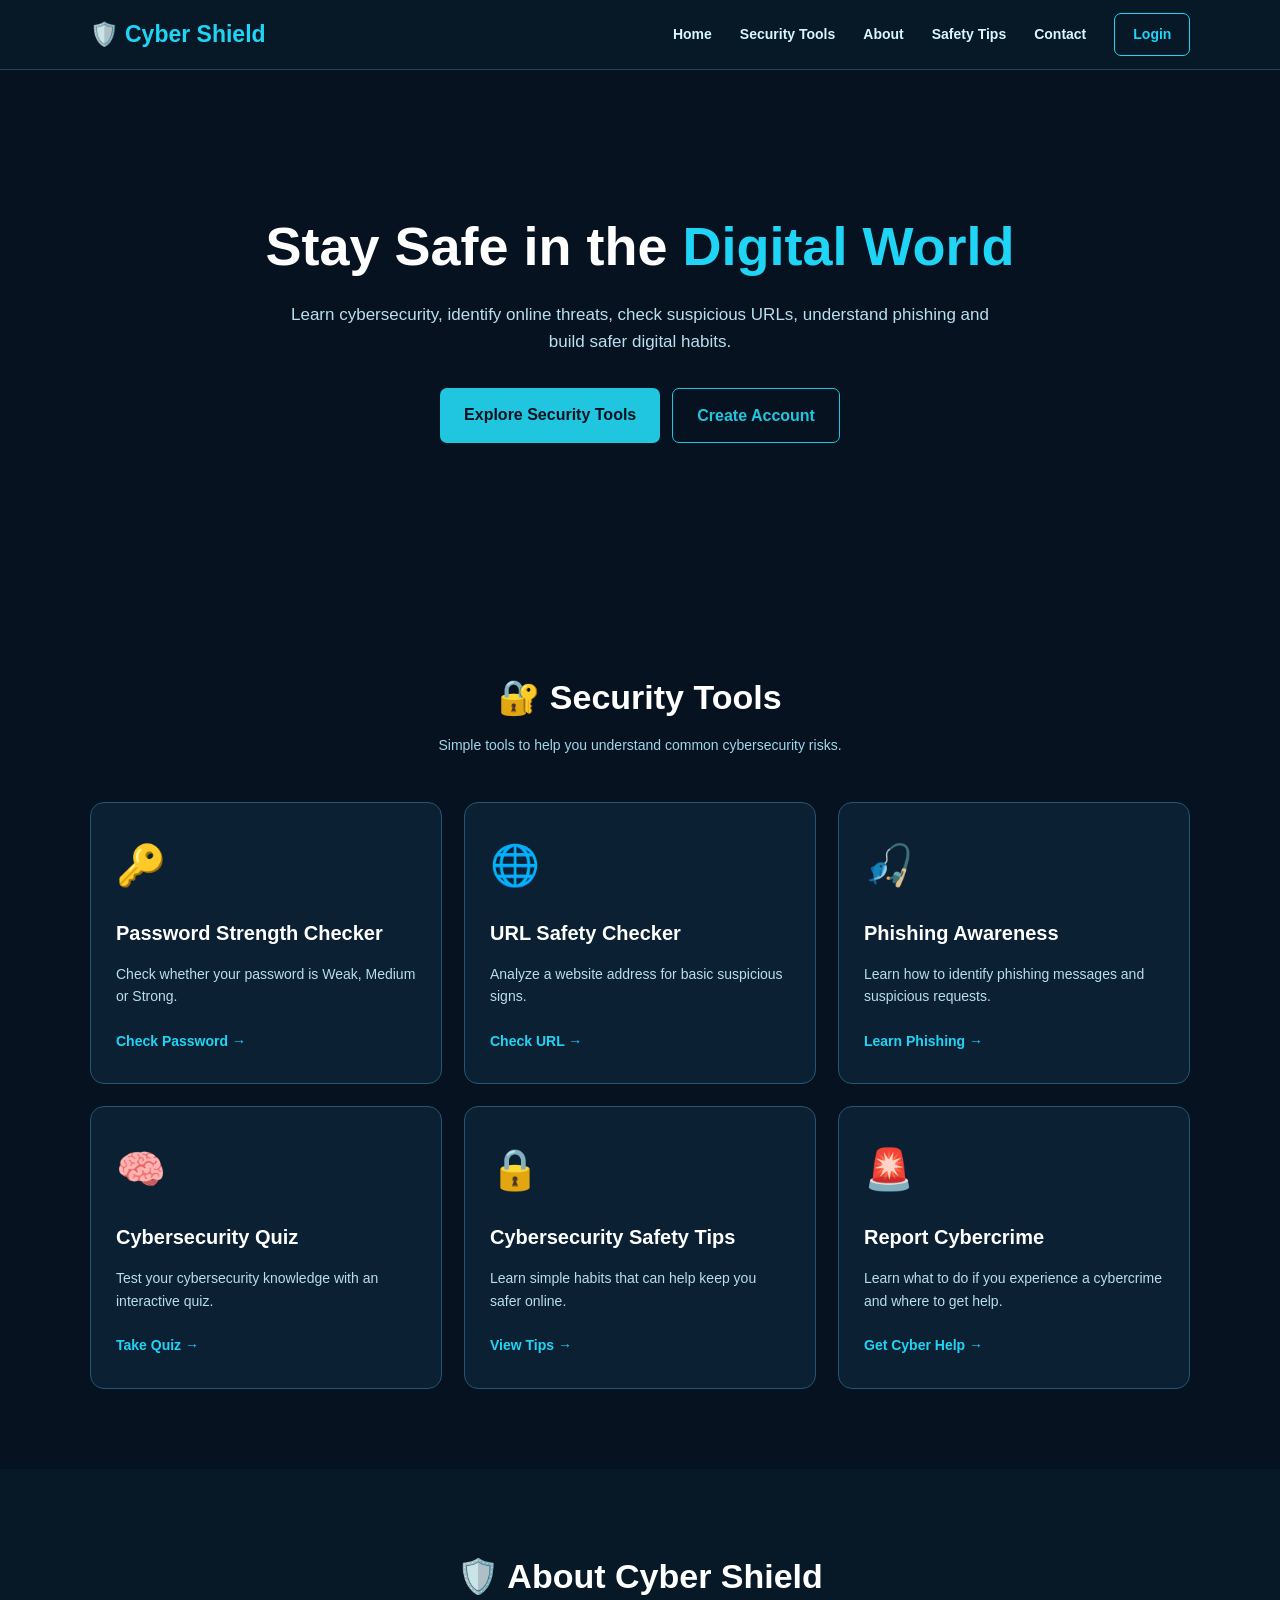
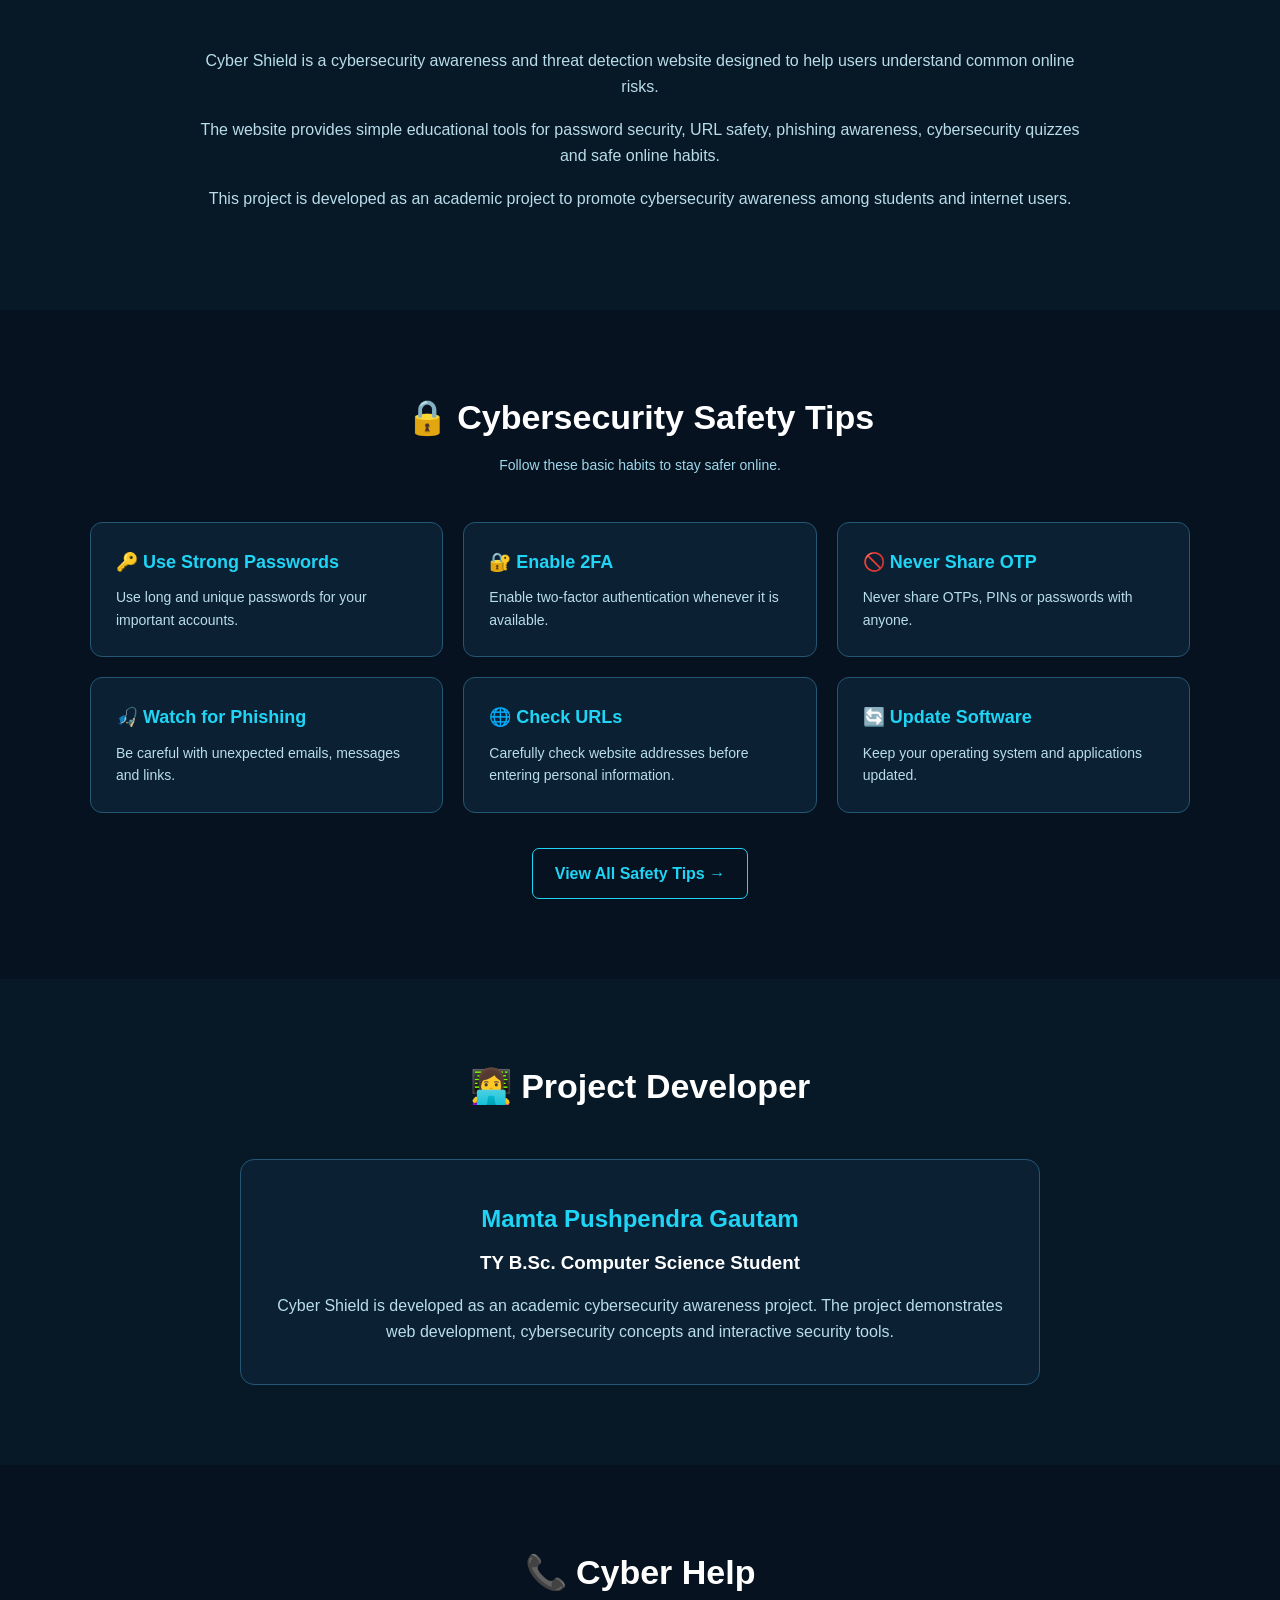
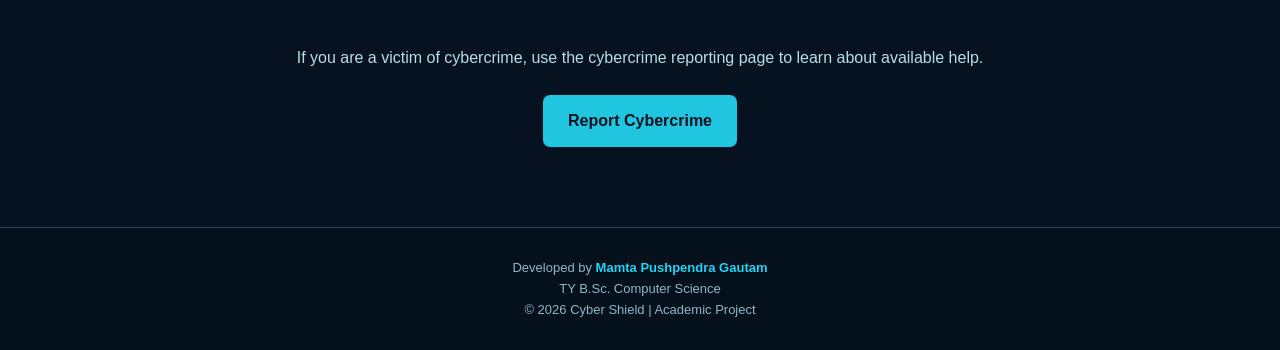
<file: index.html>
<!DOCTYPE html>
<html lang="en">

<head>

    <meta charset="UTF-8">

    <meta name="viewport"
          content="width=device-width, initial-scale=1.0">

    <title>Cyber Shield - Cybersecurity Awareness</title>

    <style>

        * {
            margin: 0;
            padding: 0;
            box-sizing: border-box;
            scroll-behavior: smooth;
        }

        body {
            font-family: Arial, sans-serif;
            background: #06121f;
            color: white;
            line-height: 1.6;
        }

        /* ================= NAVBAR ================= */

        nav {
            height: 70px;
            display: flex;
            align-items: center;
            justify-content: space-between;
            padding: 0 7%;
            background: #071827;
            border-bottom: 1px solid #21445d;
            position: sticky;
            top: 0;
            z-index: 1000;
        }

        .logo {
            color: #20d4f5;
            text-decoration: none;
            font-size: 23px;
            font-weight: bold;
        }

        .nav-links {
            display: flex;
            align-items: center;
            gap: 28px;
        }

        .nav-links a {
            color: #d8f7ff;
            text-decoration: none;
            font-size: 14px;
            font-weight: bold;
            transition: 0.3s;
        }

        .nav-links a:hover {
            color: #20d4f5;
        }

        .login-btn {
            border: 1px solid #20d4f5;
            padding: 9px 18px;
            border-radius: 7px;
            color: #20d4f5 !important;
        }

        .login-btn:hover {
            background: #20d4f5;
            color: #06121f !important;
        }

        /* ================= HERO ================= */

        .hero {
            min-height: 520px;
            display: flex;
            justify-content: center;
            align-items: center;
            text-align: center;
            padding: 80px 20px;
        }

        .hero-content {
            max-width: 850px;
        }

        .hero h1 {
            font-size: 54px;
            line-height: 1.1;
            margin-bottom: 25px;
        }

        .hero h1 span {
            color: #20d4f5;
        }

        .hero p {
            color: #b8dff0;
            font-size: 17px;
            max-width: 700px;
            margin: auto;
        }

        .hero-buttons {
            margin-top: 32px;
            display: flex;
            justify-content: center;
            gap: 12px;
        }

        .primary-btn,
        .secondary-btn {
            padding: 14px 24px;
            border-radius: 7px;
            text-decoration: none;
            font-weight: bold;
            transition: 0.3s;
        }

        .primary-btn {
            background: #20c5df;
            color: #06121f;
        }

        .primary-btn:hover {
            transform: translateY(-2px);
            box-shadow: 0 0 20px rgba(32, 197, 223, 0.35);
        }

        .secondary-btn {
            border: 1px solid #20c5df;
            color: #20c5df;
        }

        .secondary-btn:hover {
            background: #20c5df;
            color: #06121f;
        }

        /* ================= COMMON ================= */

        section {
            padding: 80px 7%;
        }

        .section-title {
            text-align: center;
            margin-bottom: 45px;
        }

        .section-title h2 {
            font-size: 34px;
            margin-bottom: 10px;
        }

        .section-title p {
            color: #9ed7eb;
            font-size: 14px;
        }

        /* ================= TOOLS ================= */

        #tools,
        #about,
        #tips,
        #contact {
            scroll-margin-top: 80px;
        }

        .tools-grid {
            display: grid;
            grid-template-columns: repeat(3, 1fr);
            gap: 22px;
            max-width: 1100px;
            margin: auto;
        }

        .tool-card {
            background: #0b2033;
            border: 1px solid #245774;
            border-radius: 14px;
            padding: 30px 25px;
            min-height: 275px;
            transition: 0.3s;
        }

        .tool-card:hover {
            transform: translateY(-5px);
            border-color: #20d4f5;
            box-shadow: 0 0 25px rgba(32, 212, 245, 0.12);
        }

        .tool-icon {
            font-size: 40px;
            margin-bottom: 20px;
        }

        .tool-card h3 {
            font-size: 20px;
            margin-bottom: 14px;
        }

        .tool-card p {
            color: #b9ddea;
            font-size: 14px;
            margin-bottom: 20px;
        }

        .tool-card a {
            color: #20d4f5;
            text-decoration: none;
            font-weight: bold;
            font-size: 14px;
        }

        .tool-card a:hover {
            text-decoration: underline;
        }

        /* ================= ABOUT ================= */

        .about {
            background: #071827;
        }

        .about-content {
            max-width: 900px;
            margin: auto;
            text-align: center;
        }

        .about-content p {
            color: #b9ddea;
            font-size: 16px;
            margin-bottom: 18px;
        }

        /* ================= TIPS ================= */

        .tips-grid {
            display: grid;
            grid-template-columns: repeat(3, 1fr);
            gap: 20px;
            max-width: 1100px;
            margin: auto;
        }

        .tip-card {
            background: #0b2033;
            border: 1px solid #245774;
            border-radius: 12px;
            padding: 25px;
        }

        .tip-card h3 {
            color: #20d4f5;
            margin-bottom: 10px;
            font-size: 18px;
        }

        .tip-card p {
            color: #b9ddea;
            font-size: 14px;
        }

        .view-tips {
            text-align: center;
            margin-top: 35px;
        }

        .view-tips a {
            display: inline-block;
            padding: 12px 22px;
            border: 1px solid #20d4f5;
            border-radius: 7px;
            color: #20d4f5;
            text-decoration: none;
            font-weight: bold;
        }

        .view-tips a:hover {
            background: #20d4f5;
            color: #06121f;
        }

        /* ================= DEVELOPER ================= */

        .developer {
            background: #071827;
        }

        .developer-card {
            max-width: 800px;
            margin: auto;
            text-align: center;
            background: #0b2033;
            border: 1px solid #245774;
            border-radius: 14px;
            padding: 40px 25px;
        }

        .developer-card h2 {
            color: #20d4f5;
            margin-bottom: 10px;
        }

        .developer-card h3 {
            margin-bottom: 15px;
        }

        .developer-card p {
            color: #b9ddea;
        }

        /* ================= CONTACT ================= */

        .contact-content {
            max-width: 800px;
            margin: auto;
            text-align: center;
        }

        .contact-content p {
            color: #b9ddea;
            margin-bottom: 25px;
        }

        .contact-btn {
            display: inline-block;
            background: #20c5df;
            color: #06121f;
            padding: 13px 25px;
            border-radius: 7px;
            text-decoration: none;
            font-weight: bold;
        }

        /* ================= FOOTER ================= */

        footer {
            background: #04101b;
            border-top: 1px solid #21445d;
            text-align: center;
            padding: 30px 20px;
            color: #8eb8c9;
            font-size: 13px;
        }

        footer strong {
            color: #20d4f5;
        }

        /* ================= MOBILE ================= */

        @media (max-width: 800px) {

            nav {
                height: auto;
                padding: 15px 5%;
                flex-direction: column;
                gap: 15px;
            }

            .nav-links {
                gap: 14px;
                flex-wrap: wrap;
                justify-content: center;
            }

            .hero h1 {
                font-size: 40px;
            }

            .tools-grid,
            .tips-grid {
                grid-template-columns: 1fr;
            }

            .hero-buttons {
                flex-direction: column;
                align-items: center;
            }

            .primary-btn,
            .secondary-btn {
                width: 220px;
                text-align: center;
            }
        }

    </style>

</head>


<body>


    <!-- ================= NAVBAR ================= -->

    <nav>

        <a href="./index.html"
           class="logo">

            🛡️ Cyber Shield

        </a>


        <div class="nav-links">

            <a href="./index.html">
                Home
            </a>

            <a href="#tools">
                Security Tools
            </a>

            <a href="#about">
                About
            </a>

            <a href="#tips">
                Safety Tips
            </a>

            <a href="#contact">
                Contact
            </a>

            <a href="login.html"
               class="login-btn">
                Login
            </a>

        </div>

    </nav>



    <!-- ================= HERO ================= -->

    <section class="hero">

        <div class="hero-content">

            <h1>

                Stay Safe in the

                <span>
                    Digital World
                </span>

            </h1>


            <p>

                Learn cybersecurity, identify online threats,
                check suspicious URLs, understand phishing
                and build safer digital habits.

            </p>


            <div class="hero-buttons">

                <a href="#tools"
                   class="primary-btn">

                    Explore Security Tools

                </a>


                <a href="register.html"
                   class="secondary-btn">

                    Create Account

                </a>

            </div>

        </div>

    </section>



    <!-- ================= SECURITY TOOLS ================= -->

    <section id="tools">

        <div class="section-title">

            <h2>
                🔐 Security Tools
            </h2>

            <p>
                Simple tools to help you understand
                common cybersecurity risks.
            </p>

        </div>


        <div class="tools-grid">


            <!-- PASSWORD -->

            <div class="tool-card">

                <div class="tool-icon">
                    🔑
                </div>

                <h3>
                    Password Strength Checker
                </h3>

                <p>
                    Check whether your password is
                    Weak, Medium or Strong.
                </p>

                <a href="password-checker.html">
                    Check Password →
                </a>

            </div>



            <!-- URL -->

            <div class="tool-card">

                <div class="tool-icon">
                    🌐
                </div>

                <h3>
                    URL Safety Checker
                </h3>

                <p>
                    Analyze a website address for
                    basic suspicious signs.
                </p>

                <a href="url-checker.html">
                    Check URL →
                </a>

            </div>



            <!-- PHISHING -->

            <div class="tool-card">

                <div class="tool-icon">
                    🎣
                </div>

                <h3>
                    Phishing Awareness
                </h3>

                <p>
                    Learn how to identify phishing
                    messages and suspicious requests.
                </p>

                <a href="phishing.html">
                    Learn Phishing →
                </a>

            </div>



            <!-- QUIZ -->

            <div class="tool-card">

                <div class="tool-icon">
                    🧠
                </div>

                <h3>
                    Cybersecurity Quiz
                </h3>

                <p>
                    Test your cybersecurity knowledge
                    with an interactive quiz.
                </p>

                <a href="quiz.html">
                    Take Quiz →
                </a>

            </div>



            <!-- SAFETY TIPS -->

            <div class="tool-card">

                <div class="tool-icon">
                    🔒
                </div>

                <h3>
                    Cybersecurity Safety Tips
                </h3>

                <p>
                    Learn simple habits that can
                    help keep you safer online.
                </p>

                <a href="tips.html">
                    View Tips →
                </a>

            </div>



            <!-- REPORT -->

            <div class="tool-card">

                <div class="tool-icon">
                    🚨
                </div>

                <h3>
                    Report Cybercrime
                </h3>

                <p>
                    Learn what to do if you experience
                    a cybercrime and where to get help.
                </p>

                <a href="report.html">
                    Get Cyber Help →
                </a>

            </div>


        </div>

    </section>



    <!-- ================= ABOUT ================= -->

    <section id="about"
             class="about">

        <div class="section-title">

            <h2>
                🛡️ About Cyber Shield
            </h2>

        </div>


        <div class="about-content">

            <p>
                Cyber Shield is a cybersecurity awareness
                and threat detection website designed to
                help users understand common online risks.
            </p>

            <p>
                The website provides simple educational
                tools for password security, URL safety,
                phishing awareness, cybersecurity quizzes
                and safe online habits.
            </p>

            <p>
                This project is developed as an academic
                project to promote cybersecurity awareness
                among students and internet users.
            </p>

        </div>

    </section>



    <!-- ================= SAFETY TIPS ================= -->

    <section id="tips">

        <div class="section-title">

            <h2>
                🔒 Cybersecurity Safety Tips
            </h2>

            <p>
                Follow these basic habits to stay safer online.
            </p>

        </div>


        <div class="tips-grid">


            <div class="tip-card">

                <h3>
                    🔑 Use Strong Passwords
                </h3>

                <p>
                    Use long and unique passwords
                    for your important accounts.
                </p>

            </div>


            <div class="tip-card">

                <h3>
                    🔐 Enable 2FA
                </h3>

                <p>
                    Enable two-factor authentication
                    whenever it is available.
                </p>

            </div>


            <div class="tip-card">

                <h3>
                    🚫 Never Share OTP
                </h3>

                <p>
                    Never share OTPs, PINs or
                    passwords with anyone.
                </p>

            </div>


            <div class="tip-card">

                <h3>
                    🎣 Watch for Phishing
                </h3>

                <p>
                    Be careful with unexpected
                    emails, messages and links.
                </p>

            </div>


            <div class="tip-card">

                <h3>
                    🌐 Check URLs
                </h3>

                <p>
                    Carefully check website addresses
                    before entering personal information.
                </p>

            </div>


            <div class="tip-card">

                <h3>
                    🔄 Update Software
                </h3>

                <p>
                    Keep your operating system and
                    applications updated.
                </p>

            </div>

        </div>


        <div class="view-tips">

            <a href="tips.html">
                View All Safety Tips →
            </a>

        </div>

    </section>



    <!-- ================= DEVELOPER ================= -->

    <section class="developer">

        <div class="section-title">

            <h2>
                👩‍💻 Project Developer
            </h2>

        </div>


        <div class="developer-card">

            <h2>
                Mamta Pushpendra Gautam
            </h2>

            <h3>
                TY B.Sc. Computer Science Student
            </h3>

            <p>
                Cyber Shield is developed as an academic
                cybersecurity awareness project. The project
                demonstrates web development, cybersecurity
                concepts and interactive security tools.
            </p>

        </div>

    </section>



    <!-- ================= CONTACT ================= -->

    <section id="contact">

        <div class="section-title">

            <h2>
                📞 Cyber Help
            </h2>

        </div>


        <div class="contact-content">

            <p>
                If you are a victim of cybercrime,
                use the cybercrime reporting page
                to learn about available help.
            </p>


            <a href="report.html"
               class="contact-btn">

                Report Cybercrime

            </a>

        </div>

    </section>



    <!-- ================= FOOTER ================= -->

    <footer>

        <p>
            Developed by
            <strong>
                Mamta Pushpendra Gautam
            </strong>
        </p>

        <p>
            TY B.Sc. Computer Science
        </p>

        <p>
            © 2026 Cyber Shield | Academic Project
        </p>

    </footer>


</body>

</html>
</file>
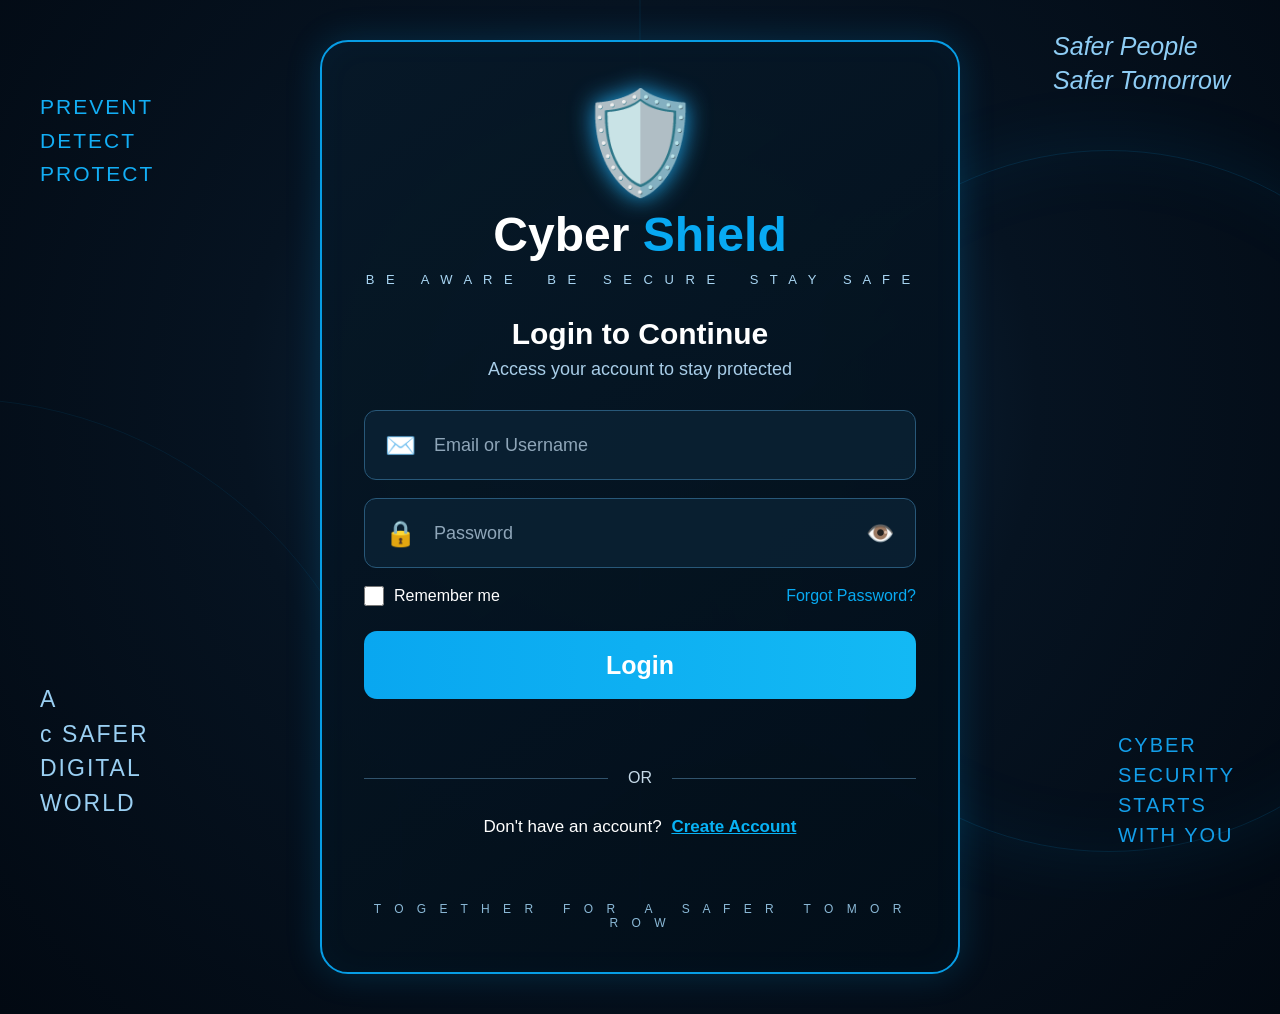
<file: dashboard.html>
<!DOCTYPE html>
<html lang="en">

<head>

    <meta charset="UTF-8">

    <meta name="viewport"
          content="width=device-width, initial-scale=1.0">

    <title>Cyber Shield - Dashboard</title>

    <style>

        * {
            margin: 0;
            padding: 0;
            box-sizing: border-box;
        }

        body {
            font-family: Arial, sans-serif;
            background: #06121f;
            color: white;
            line-height: 1.6;
        }


        /* ================= NAVBAR ================= */

        header {
            background: #071827;
            border-bottom: 1px solid #21445d;

            padding: 18px 7%;

            display: flex;
            justify-content: space-between;
            align-items: center;

            position: sticky;
            top: 0;
            z-index: 1000;
        }


        .logo {
            color: #20d4f5;
            font-size: 22px;
            font-weight: bold;
        }


        .home-btn {
            color: #20d4f5;
            text-decoration: none;

            border: 1px solid #20d4f5;

            padding: 8px 18px;

            border-radius: 7px;

            font-weight: bold;
        }


        .home-btn:hover {
            background: #20d4f5;
            color: #06121f;
        }


        /* ================= MAIN ================= */

        .container {
            max-width: 1100px;

            margin: 55px auto;

            padding: 0 20px;
        }


        .welcome {
            text-align: center;

            margin-bottom: 35px;
        }


        .welcome h1 {
            font-size: 38px;

            margin-bottom: 8px;
        }


        .welcome p {
            color: #a9d7e7;
        }


        /* ================= PROFILE ================= */

        .profile {
            background: #0b2033;

            border: 1px solid #245774;

            border-radius: 14px;

            padding: 28px;

            display: flex;

            align-items: center;

            gap: 22px;

            margin-bottom: 25px;
        }


        .profile img {
            width: 90px;
            height: 90px;

            border-radius: 50%;

            object-fit: cover;

            border: 2px solid #20d4f5;
        }


        .default-profile {
            width: 90px;
            height: 90px;

            border-radius: 50%;

            border: 2px solid #20d4f5;

            background: #071827;

            display: flex;

            justify-content: center;
            align-items: center;

            font-size: 40px;
        }


        .profile h2 {
            color: #20d4f5;

            margin-bottom: 4px;
        }


        .profile p {
            color: #b9ddea;
        }


        /* ================= SCORE ================= */

        .score-card {
            background: #0b2033;

            border: 1px solid #245774;

            border-radius: 14px;

            padding: 30px;

            text-align: center;

            margin-bottom: 35px;
        }


        .score-card h2 {
            font-size: 25px;

            margin-bottom: 12px;
        }


        .score {
            font-size: 55px;

            font-weight: bold;

            color: #20d4f5;

            margin-bottom: 18px;
        }


        .progress {
            width: 100%;

            height: 18px;

            background: #071827;

            border: 1px solid #245774;

            border-radius: 20px;

            overflow: hidden;
        }


        .progress-fill {
            height: 100%;

            width: 0%;

            background: #20d4f5;

            transition: 0.5s;
        }


        .status {
            margin-top: 15px;

            color: #20d4f5;

            font-weight: bold;
        }


        /* ================= SECTION TITLE ================= */

        .section-title {
            text-align: center;

            margin: 35px 0 25px;
        }


        .section-title h2 {
            font-size: 25px;
        }


        /* ================= BREAKDOWN ================= */

        .breakdown {
            display: grid;

            grid-template-columns:
                repeat(3, 1fr);

            gap: 18px;
        }


        .score-item {
            background: #0b2033;

            border: 1px solid #245774;

            border-radius: 12px;

            padding: 22px;

            text-align: center;
        }


        .score-item h3 {
            font-size: 16px;

            margin-bottom: 8px;
        }


        .points {
            color: #20d4f5;

            font-size: 22px;

            font-weight: bold;
        }


        /* ================= TOOLS ================= */

        .tools {
            display: grid;

            grid-template-columns:
                repeat(3, 1fr);

            gap: 20px;
        }


        .tool-card {
            background: #0b2033;

            border: 1px solid #245774;

            border-radius: 12px;

            padding: 25px;

            transition: 0.3s;
        }


        .tool-card:hover {
            transform: translateY(-4px);

            border-color: #20d4f5;

            box-shadow:
                0 0 20px
                rgba(32, 212, 245, 0.10);
        }


        .tool-card h3 {
            color: #20d4f5;

            margin-bottom: 10px;
        }


        .tool-card p {
            color: #b9ddea;

            font-size: 14px;

            margin-bottom: 18px;
        }


        .tool-card a {
            color: #20d4f5;

            text-decoration: none;

            font-weight: bold;
        }


        .tool-card a:hover {
            text-decoration: underline;
        }


        /* ================= HELP ================= */

        .help {
            margin-top: 30px;

            padding: 30px;

            background: #0b2033;

            border: 1px solid #245774;

            border-radius: 14px;

            text-align: center;
        }


        .help h2 {
            color: #20d4f5;

            margin-bottom: 10px;
        }


        .help p {
            color: #b9ddea;

            margin-bottom: 20px;
        }


        .help a {
            display: inline-block;

            background: #20c5df;

            color: #06121f;

            padding: 12px 22px;

            border-radius: 7px;

            text-decoration: none;

            font-weight: bold;
        }


        /* ================= LOGOUT ================= */

        .logout {
            display: block;

            margin: 35px auto;

            padding: 13px 32px;

            background: transparent;

            color: #20d4f5;

            border: 1px solid #20d4f5;

            border-radius: 7px;

            font-size: 15px;

            font-weight: bold;

            cursor: pointer;
        }


        .logout:hover {
            background: #20d4f5;

            color: #06121f;
        }


        /* ================= FOOTER ================= */

        footer {
            background: #04101b;

            border-top: 1px solid #21445d;

            text-align: center;

            padding: 28px 20px;

            color: #8eb8c9;

            font-size: 13px;
        }


        footer strong {
            color: #20d4f5;
        }


        /* ================= MOBILE ================= */

        @media (max-width: 800px) {

            header {
                flex-direction: column;

                gap: 15px;
            }


            .breakdown,
            .tools {
                grid-template-columns: 1fr;
            }


            .profile {
                flex-direction: column;

                text-align: center;
            }


            .welcome h1 {
                font-size: 30px;
            }

        }

    </style>


    <!-- ================= LOGIN PROTECTION ================= -->

    <script>

        let loggedIn =
            localStorage.getItem(
                "cyberShieldLoggedIn"
            );


        if (loggedIn !== "true") {

            window.location.href =
                "login.html";

        }

    </script>

</head>


<body>


    <!-- ================= HEADER ================= -->

    <header>

        <div class="logo">
            🛡️ Cyber Shield Dashboard
        </div>


        <a href="index.html"
           class="home-btn">

            ← Home

        </a>

    </header>


    <!-- ================= MAIN ================= -->

    <div class="container">


        <!-- WELCOME -->

        <div class="welcome">

            <h1>
                Welcome Back! 👋
            </h1>

            <p>
                Track your cybersecurity awareness progress.
            </p>

        </div>


        <!-- ================= PROFILE ================= -->

        <div class="profile">

            <img id="dashboardPhoto"
                 style="display: none;">


            <div id="defaultProfile"
                 class="default-profile">

                👤

            </div>


            <div>

                <h2 id="dashboardName">
                    User
                </h2>

                <p id="dashboardEmail">
                    user@email.com
                </p>

            </div>

        </div>


        <!-- ================= SCORE ================= -->

        <div class="score-card">

            <h2>
                🛡️ Your Security Score
            </h2>


            <div class="score">

                <span id="score">
                    0
                </span>/100

            </div>


            <div class="progress">

                <div
                    class="progress-fill"
                    id="progressFill">
                </div>

            </div>


            <div
                class="status"
                id="status">

                Start completing security activities.

            </div>

        </div>


        <!-- ================= SCORE BREAKDOWN ================= -->

        <div class="section-title">

            <h2>
                📊 Score Breakdown
            </h2>

        </div>


        <div class="breakdown">


            <div class="score-item">

                <h3>
                    🔑 Strong Password
                </h3>

                <div class="points">
                    +25
                </div>

            </div>


            <div class="score-item">

                <h3>
                    🌐 Safe URL
                </h3>

                <div class="points">
                    +20
                </div>

            </div>


            <div class="score-item">

                <h3>
                    🎣 Phishing Quiz
                </h3>

                <div class="points">
                    +25
                </div>

            </div>


            <div class="score-item">

                <h3>
                    🔒 Safety Tips
                </h3>

                <div class="points">
                    +20
                </div>

            </div>


            <div class="score-item">

                <h3>
                    🧠 Cybersecurity Quiz
                </h3>

                <div class="points">
                    +10
                </div>

            </div>


            <div class="score-item">

                <h3>
                    👤 Complete Profile
                </h3>

                <div class="points">
                    +10
                </div>

            </div>


        </div>


        <!-- ================= SECURITY TOOLS ================= -->

        <div class="section-title">

            <h2>
                🔐 Security Tools
            </h2>

        </div>


        <div class="tools">


            <!-- PASSWORD -->

            <div class="tool-card">

                <h3>
                    🔑 Password Checker
                </h3>

                <p>
                    Check your password strength
                    and improve your security.
                </p>

                <a href="password-checker.html">
                    Open Tool →
                </a>

            </div>


            <!-- URL -->

            <div class="tool-card">

                <h3>
                    🌐 URL Checker
                </h3>

                <p>
                    Check URLs for basic suspicious
                    signs before visiting them.
                </p>

                <a href="url-checker.html">
                    Open Tool →
                </a>

            </div>


            <!-- PHISHING -->

            <div class="tool-card">

                <h3>
                    🎣 Phishing Awareness
                </h3>

                <p>
                    Learn how to identify phishing
                    attempts and suspicious messages.
                </p>

                <a href="phishing.html">
                    Open Tool →
                </a>

            </div>


            <!-- SAFETY TIPS -->

            <div class="tool-card">

                <h3>
                    🔒 Safety Tips
                </h3>

                <p>
                    Learn simple cybersecurity habits
                    for safer online activity.
                </p>

                <a href="tips.html">
                    Open Tips →
                </a>

            </div>


            <!-- QUIZ -->

            <div class="tool-card">

                <h3>
                    🧠 Cybersecurity Quiz
                </h3>

                <p>
                    Test your cybersecurity knowledge
                    with an interactive quiz.
                </p>

                <a href="quiz.html">
                    Take Quiz →
                </a>

            </div>


            <!-- REPORT -->

            <div class="tool-card">

                <h3>
                    🚨 Report Cybercrime
                </h3>

                <p>
                    Learn where and how to get help
                    for cybercrime.
                </p>

                <a href="report.html">
                    Cyber Help →
                </a>

            </div>


        </div>


        <!-- ================= CYBER HELP ================= -->

        <div class="help">

            <h2>
                🚨 Need Cyber Help?
            </h2>

            <p>
                Learn about cybercrime reporting
                and important safety information.
            </p>

            <a href="report.html">
                Get Cyber Help →
            </a>

        </div>


        <!-- ================= LOGOUT ================= -->

        <button
            class="logout"
            onclick="logout()">

            🚪 Logout

        </button>


    </div>


    <!-- ================= FOOTER ================= -->

    <footer>

        <p>
            Developed by

            <strong>
                Mamta Pushpendra Gautam
            </strong>
        </p>

        <p>
            TY B.Sc. Computer Science
        </p>

        <p>
            © 2026 Cyber Shield | Academic Project
        </p>

    </footer>


    <!-- ================= JAVASCRIPT ================= -->

    <script>


        /* ================= USER ================= */

        let savedUser =
            localStorage.getItem(
                "cyberShieldUser"
            );


        if (savedUser !== null) {

            let user =
                JSON.parse(savedUser);


            document.getElementById(
                "dashboardName"
            ).innerHTML =
                user.name;


            document.getElementById(
                "dashboardEmail"
            ).innerHTML =
                user.email;


            if (user.photo) {

                let photo =
                    document.getElementById(
                        "dashboardPhoto"
                    );


                photo.src =
                    user.photo;


                photo.style.display =
                    "block";


                document.getElementById(
                    "defaultProfile"
                ).style.display =
                    "none";

            }

        }


        /* ================= SCORE ================= */

        let totalScore = 0;


        let passwordScore =
            localStorage.getItem(
                "passwordSecurityScore"
            );


        let urlScore =
            localStorage.getItem(
                "urlSecurityScore"
            );


        let phishingScore =
            localStorage.getItem(
                "phishingSecurityScore"
            );


        let tipsScore =
            localStorage.getItem(
                "tipsSecurityScore"
            );


        let quizScore =
            localStorage.getItem(
                "quizScore"
            );


        /* PASSWORD */

        if (passwordScore !== null) {

            totalScore +=
                Number(passwordScore);

        }


        /* URL */

        if (urlScore !== null) {

            totalScore +=
                Number(urlScore);

        }


        /* PHISHING */

        if (phishingScore !== null) {

            totalScore +=
                Number(phishingScore);

        }


        /* TIPS */

        if (tipsScore !== null) {

            totalScore +=
                Number(tipsScore);

        }


        /* CYBERSECURITY QUIZ */

        if (quizScore !== null) {

            let quizPoints =
                Number(quizScore) * 2;


            totalScore +=
                quizPoints;

        }


        /* PROFILE */

        if (savedUser !== null) {

            let user =
                JSON.parse(savedUser);


            if (
                user.name !== "" &&
                user.email !== ""
            ) {

                totalScore += 10;

            }

        }


        /* MAXIMUM SCORE */

        if (totalScore > 100) {

            totalScore = 100;

        }


        /* DISPLAY SCORE */

        document.getElementById(
            "score"
        ).innerHTML =
            totalScore;


        document.getElementById(
            "progressFill"
        ).style.width =
            totalScore + "%";


        /* STATUS */

        let status =
            document.getElementById(
                "status"
            );


        if (totalScore === 100) {

            status.innerHTML =
                "🏆 EXCELLENT — Your Security Score is 100/100!";

        }

        else if (totalScore >= 80) {

            status.innerHTML =
                "🟢 VERY GOOD — Keep improving your security habits.";

        }

        else if (totalScore >= 50) {

            status.innerHTML =
                "🟡 GOOD — Complete more activities to improve your score.";

        }

        else {

            status.innerHTML =
                "🔴 NEEDS IMPROVEMENT — Complete security activities.";

        }


        /* ==================================================
           SAVE SECURITY PROGRESS TO MONGODB
        ================================================== */

        async function saveProgressToBackend() {

            let token =
                localStorage.getItem(
                    "cyberShieldToken"
                );


            if (!token) {

                console.log(
                    "No login token found."
                );

                return;
            }


            try {

                let response =
                    await fetch(
                        "http://127.0.0.1:5000/api/auth/progress",
                        {
                            method: "PUT",

                            headers: {
                                "Content-Type":
                                    "application/json",

                                "Authorization":
                                    "Bearer " + token
                            },

                            body: JSON.stringify({

                                securityScore:
                                    totalScore,

                                quizScore:
                                    Number(
                                        quizScore || 0
                                    ),

                                phishingCompleted:
                                    phishingScore !== null,

                                tipsCompleted:
                                    tipsScore !== null,

                                strongPasswordCompleted:
                                    passwordScore !== null,

                                safeUrlCompleted:
                                    urlScore !== null

                            })
                        }
                    );


                let data =
                    await response.json();


                if (response.ok) {

                    console.log(
                        "✅ Security progress saved to MongoDB"
                    );

                }

                else {

                    console.log(
                        "❌ Progress save failed:",
                        data.message
                    );

                }

            }

            catch (error) {

                console.log(
                    "❌ Cannot connect to backend:",
                    error
                );

            }

        }


        /* SAVE SCORE */

        saveProgressToBackend();


        /* ================= LOGOUT ================= */

        function logout() {

            localStorage.removeItem(
                "cyberShieldLoggedIn"
            );


            localStorage.removeItem(
                "cyberShieldToken"
            );


            window.location.href =
                "login.html";

        }

    </script>


</body>

</html>
</file>
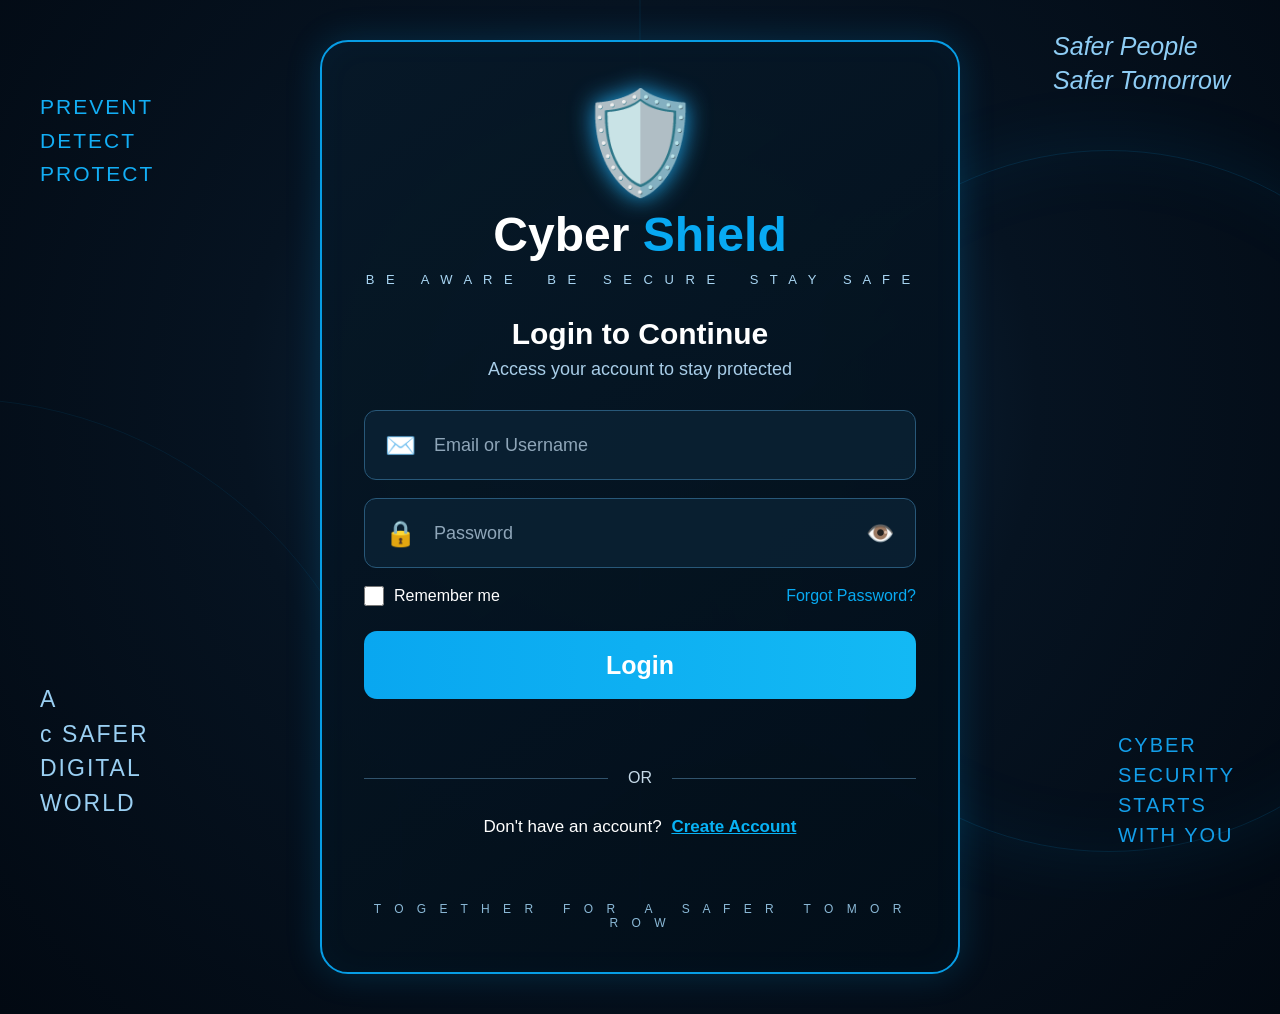
<file: login.html>
<!DOCTYPE html>
<html lang="en">

<head>

    <meta charset="UTF-8">

    <meta name="viewport"
          content="width=device-width, initial-scale=1.0">

    <title>Login - Cyber Shield</title>

    <link rel="stylesheet" href="css/style.css">

</head>


<body class="login-page">


    <!-- Background Decoration -->

    <div class="login-background">

        <div class="cyber-lines"></div>

        <div class="login-left-text">
            PREVENT<br>
            DETECT<br>
            PROTECT
        </div>

        <div class="login-right-text">
            <i>Safer People</i><br>
            <i>Safer Tomorrow</i>
        </div>

        <div class="login-bottom-left">
            A<br>c
            SAFER<br>
            DIGITAL<br>
            WORLD
        </div>

        <div class="login-bottom-right">
            CYBER<br>
            SECURITY<br>
            STARTS<br>
            WITH YOU
        </div>

    </div>


    <!-- Login Card -->

    <div class="login-container">

        <div class="login-card">


            <!-- Logo -->

            <div class="login-logo">

                <div class="shield-logo">
                    🛡️
                </div>

                <h1>
                    Cyber <span>Shield</span>
                </h1>

                <p class="logo-tagline">
                    B E &nbsp; A W A R E &nbsp;&nbsp;
                    B E &nbsp; S E C U R E &nbsp;&nbsp;
                    S T A Y &nbsp; S A F E
                </p>

            </div>


            <!-- Heading -->

            <h2>
                Login to Continue
            </h2>

            <p class="login-subtitle">
                Access your account to stay protected
            </p>


            <!-- Login Form -->

            <form id="loginForm">


                <!-- Email -->

                <div class="login-input">

                    <span>✉️</span>

                    <input
                        type="email"
                        id="loginEmail"
                        placeholder="Email or Username"
                    >

                </div>


                <!-- Password -->

                <div class="login-input">

                    <span>🔒</span>

                    <input
                        type="password"
                        id="loginPassword"
                        placeholder="Password"
                    >

                    <button
                        type="button"
                        id="toggleLoginPassword"
                        class="eye-button">

                        👁️

                    </button>

                </div>


                <!-- Remember + Forgot -->

                <div class="login-options">

                    <label class="remember">

                        <input
                            type="checkbox"
                            id="rememberMe"
                        >

                        <span>
                            Remember me
                        </span>

                    </label>


                    <a href="#" class="forgot-link">
                        Forgot Password?
                    </a>

                </div>


                <!-- Login Button -->

                <button
                    type="submit"
                    class="login-button">

                    Login

                </button>


                <!-- Result -->

                <div
                    id="loginResult"
                    class="login-result">
                </div>


            </form>


            <!-- OR -->

            <div class="or-divider">

                <span></span>

                <p>OR</p>

                <span></span>

            </div>


            <!-- Register -->

            <p class="create-account">

                Don't have an account?

                <a href="register.html">
                    Create Account
                </a>

            </p>


            <!-- Bottom Text -->

            <p class="login-footer-text">
                T O G E T H E R &nbsp; F O R &nbsp; A &nbsp;
                S A F E R &nbsp; T O M O R R O W
            </p>


        </div>

    </div>


    <script src="js/login.js"></script>

</body>

</html>
</file>
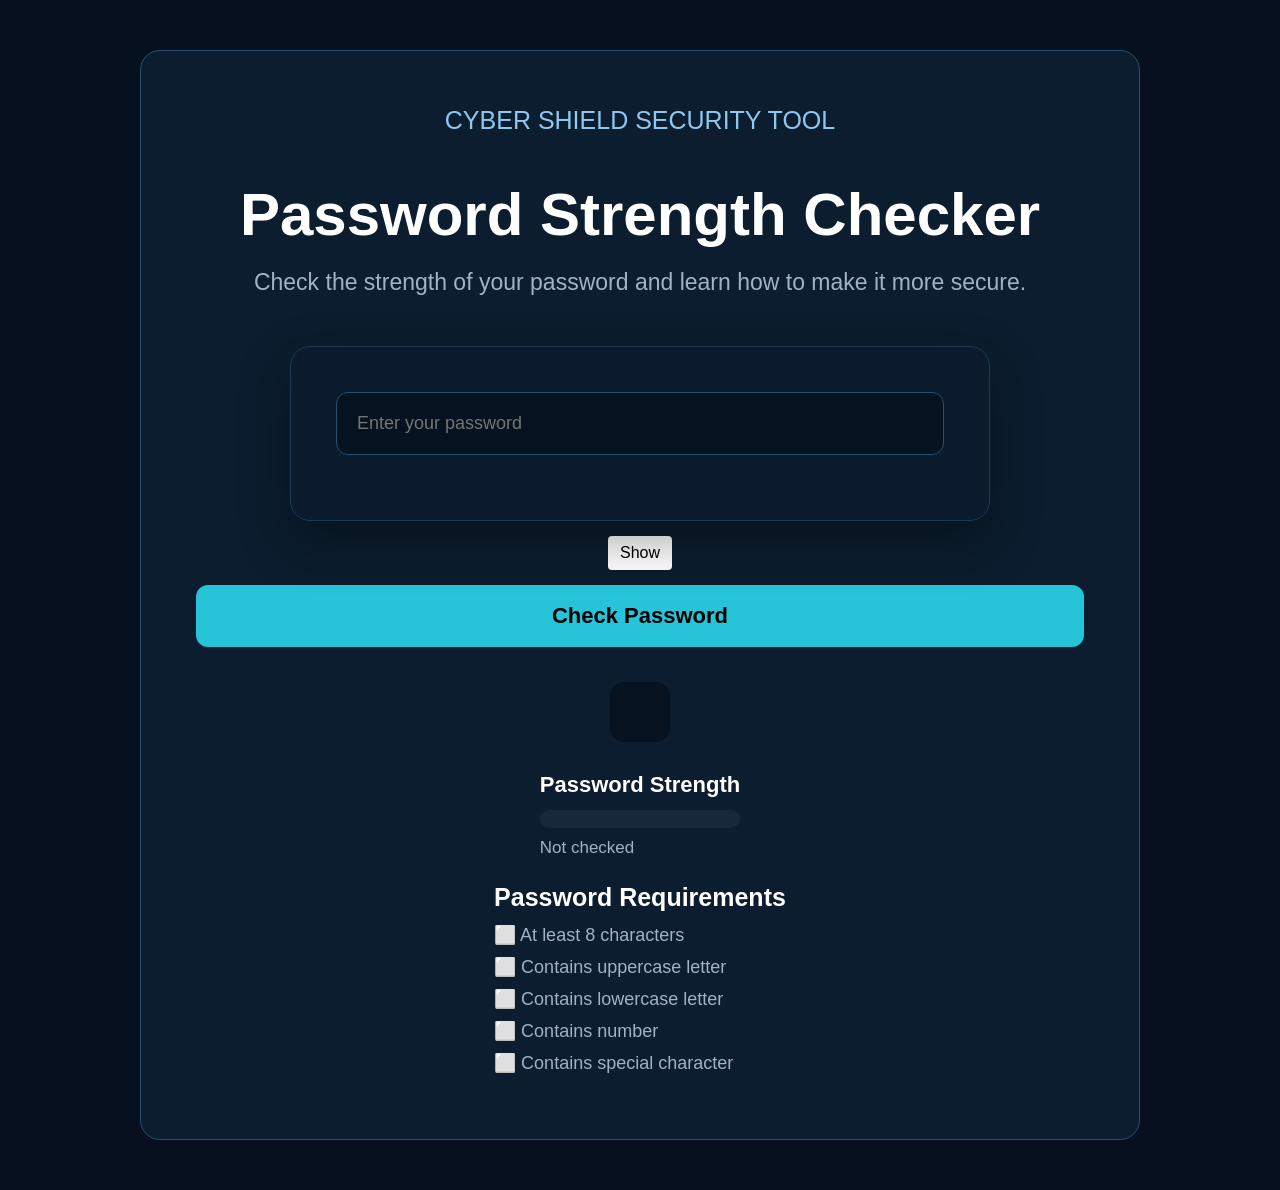
<file: password-checker.html>
<!DOCTYPE html>
<html lang="en">

<head>

    <meta charset="UTF-8">

    <meta name="viewport"
        content="width=device-width, initial-scale=1.0">

    <title>Password Strength Checker | Cyber Shield</title>

    <link rel="stylesheet"
        href="css/style.css">

    <style>

        .password-page {
            width: 90%;
            max-width: 1000px;
            margin: 50px auto;
            background: #0b1d2e;
            border: 1px solid #24516f;
            border-radius: 20px;
            padding: 55px;
        }

        .tool-label {
            color: #8fc7ee;
            font-size: 25px;
            margin-bottom: 45px;
        }

        .password-page h1 {
            font-size: 60px;
            margin-bottom: 20px;
        }

        .description {
            color: #9fb3c8;
            font-size: 23px;
            margin-bottom: 50px;
        }

        .password-box {
            position: relative;
        }

        #password {
            width: 100%;
            padding: 20px;
            padding-right: 100px;
            background: #06121f;
            border: 1px solid #24516f;
            border-radius: 12px;
            color: white;
            font-size: 18px;
            outline: none;
        }

        #password:focus {
            border-color: #00e5ff;
        }

        #showPassword {
            margin-top: 15px;
            padding: 8px 12px;
            background: white;
            color: black;
            border: none;
            border-radius: 4px;
            cursor: pointer;
            font-size: 16px;
        }

        #showPassword:hover {
            background: #00e5ff;
        }

        .check-button {
            width: 100%;
            margin-top: 15px;
            padding: 18px;
            background: #27c3d8;
            color: black;
            border: none;
            border-radius: 12px;
            font-size: 22px;
            font-weight: bold;
            cursor: pointer;
        }

        .check-button:hover {
            background: #00e5ff;
        }

        #result {
            margin-top: 35px;
            padding: 30px;
            background: #06121f;
            border-radius: 15px;
            text-align: center;
            font-size: 27px;
            font-weight: bold;
        }

        .strength-container {
            margin-top: 30px;
        }

        .strength-title {
            color: white;
            font-size: 22px;
            font-weight: bold;
            margin-bottom: 12px;
        }

        .strength-bar {
            width: 100%;
            height: 18px;
            background: #17283b;
            border-radius: 20px;
            overflow: hidden;
        }

        .strength-fill {
            width: 0%;
            height: 100%;
            background: #22c55e;
            border-radius: 20px;
            transition: 0.4s;
        }

        #strength-text {
            margin-top: 10px;
            color: #9fb3c8;
            font-size: 17px;
        }

        .requirements {
            margin-top: 25px;
        }

        .requirements h2 {
            font-size: 25px;
            margin-bottom: 12px;
        }

        .requirements p {
            color: #9fb3c8;
            font-size: 18px;
            margin: 10px 0;
        }

        @media (max-width: 700px) {

            .password-page {
                padding: 30px;
            }

            .password-page h1 {
                font-size: 38px;
            }

            .description {
                font-size: 18px;
            }

        }

    </style>

</head>


<body>


<div class="password-page">


    <div class="tool-label">

        CYBER SHIELD SECURITY TOOL

    </div>


    <h1>

        Password Strength Checker

    </h1>


    <p class="description">

        Check the strength of your password
        and learn how to make it more secure.

    </p>


    <!-- PASSWORD -->

    <div class="password-box">

        <input
            type="password"
            id="password"
            placeholder="Enter your password">


    </div>


    <!-- SHOW BUTTON -->

    <button
        type="button"
        id="showPassword">

        Show

    </button>


    <!-- CHECK BUTTON -->

    <button
        type="button"
        class="check-button"
        onclick="checkPassword()">

        Check Password

    </button>


    <!-- RESULT -->

    <div id="result">

    </div>


    <!-- STRENGTH -->

    <div class="strength-container">

        <div class="strength-title">

            Password Strength

        </div>


        <div class="strength-bar">

            <div
                id="strength-fill"
                class="strength-fill">

            </div>

        </div>


        <p id="strength-text">

            Not checked

        </p>

    </div>


    <!-- REQUIREMENTS -->

    <div class="requirements">

        <h2>

            Password Requirements

        </h2>


        <p id="length">

            ⬜ At least 8 characters

        </p>


        <p id="uppercase">

            ⬜ Contains uppercase letter

        </p>


        <p id="lowercase">

            ⬜ Contains lowercase letter

        </p>


        <p id="number">

            ⬜ Contains number

        </p>


        <p id="special">

            ⬜ Contains special character

        </p>

    </div>


</div>


<!-- JAVASCRIPT -->

<script src="js/password.js"></script>


</body>

</html>
</file>
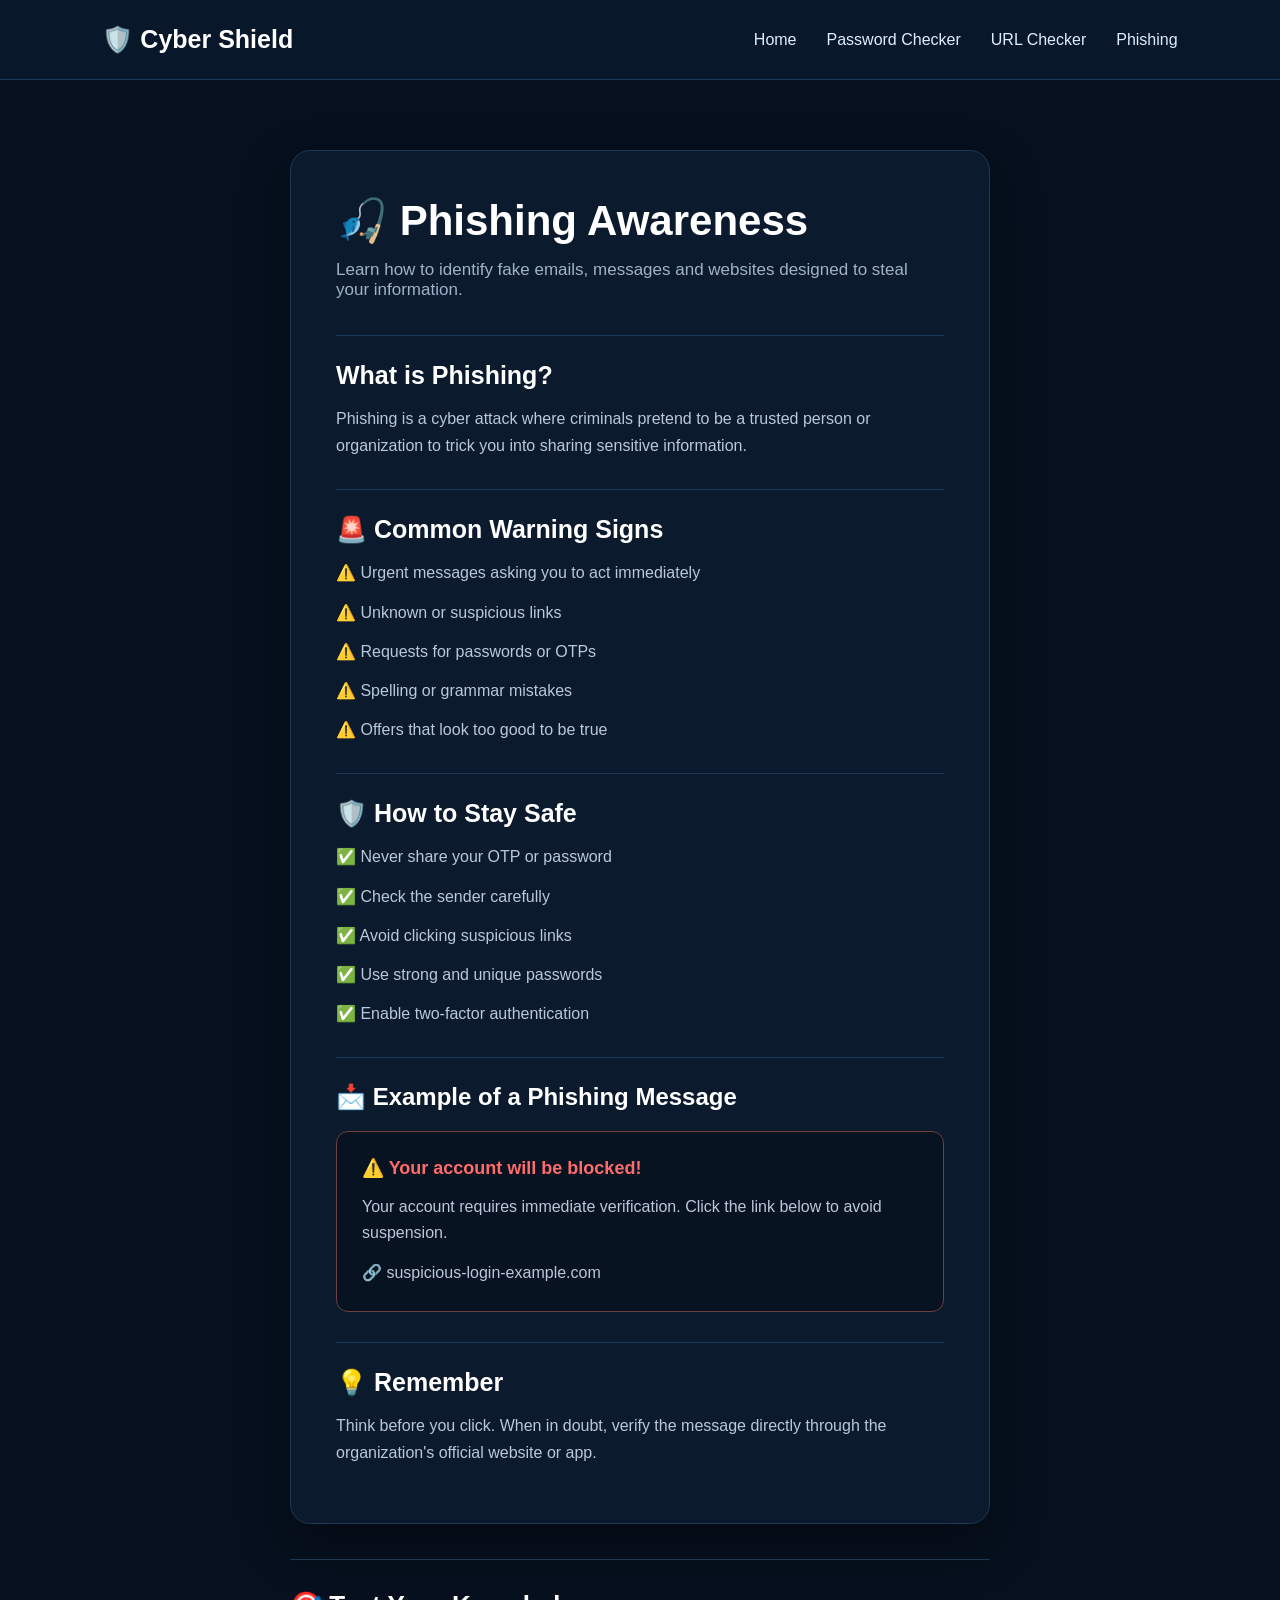
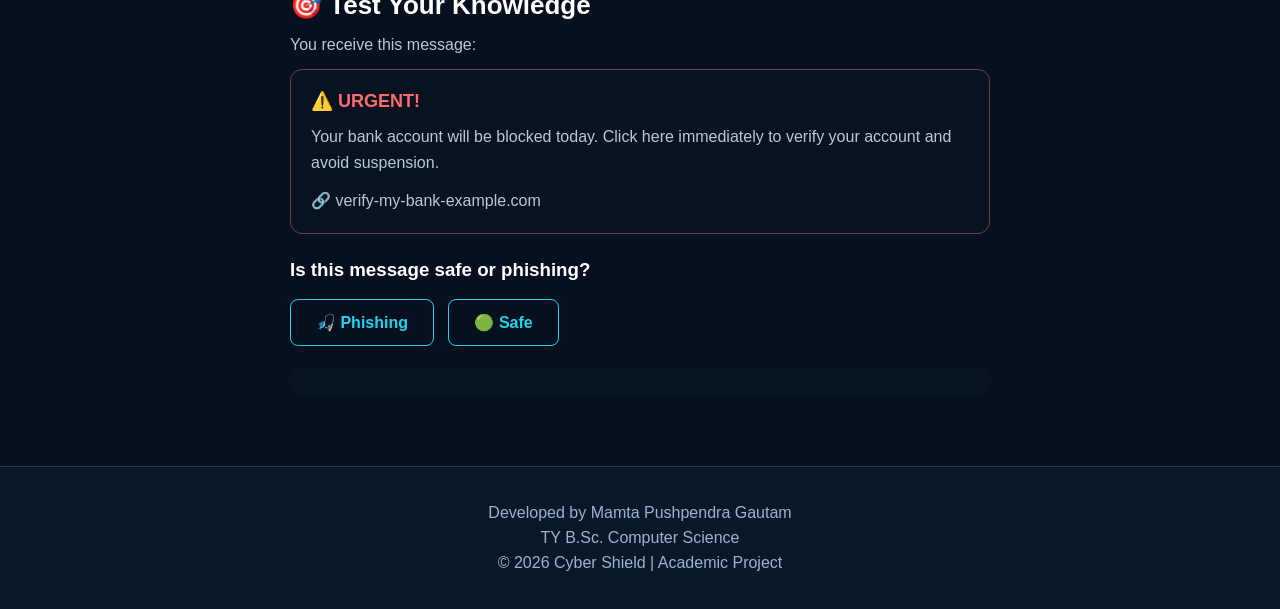
<file: phishing.html>
<!DOCTYPE html>
<html lang="en">

<head>

    <meta charset="UTF-8">

    <meta name="viewport"
          content="width=device-width, initial-scale=1.0">

    <title>Phishing Awareness - Cyber Shield</title>

    <link rel="stylesheet" href="css/style.css">

</head>


<body>

    <!-- Navbar -->

    <nav class="navbar">

        <div class="logo">
            🛡️ Cyber Shield
        </div>

        <div class="nav-links">

            <a href="index.html">Home</a>

            <a href="password-checker.html">
                Password Checker
            </a>

            <a href="url-checker.html">
                URL Checker
            </a>

            <a href="phishing.html">
                Phishing
            </a>

        </div>

    </nav>


    <!-- Phishing Awareness -->

    <section class="password-page">

        <div class="password-box">

            <h1>🎣 Phishing Awareness</h1>

            <p>
                Learn how to identify fake emails, messages
                and websites designed to steal your information.
            </p>


            <div class="phishing-section">

                <h2>What is Phishing?</h2>

                <p>
                    Phishing is a cyber attack where criminals
                    pretend to be a trusted person or organization
                    to trick you into sharing sensitive information.
                </p>

            </div>


            <div class="phishing-section">

                <h2>🚨 Common Warning Signs</h2>

                <p>⚠️ Urgent messages asking you to act immediately</p>

                <p>⚠️ Unknown or suspicious links</p>

                <p>⚠️ Requests for passwords or OTPs</p>

                <p>⚠️ Spelling or grammar mistakes</p>

                <p>⚠️ Offers that look too good to be true</p>

            </div>


            <div class="phishing-section">

                <h2>🛡️ How to Stay Safe</h2>

                <p>✅ Never share your OTP or password</p>

                <p>✅ Check the sender carefully</p>

                <p>✅ Avoid clicking suspicious links</p>

                <p>✅ Use strong and unique passwords</p>

                <p>✅ Enable two-factor authentication</p>

            </div>


            <div class="phishing-example">

                <h2>📩 Example of a Phishing Message</h2>

                <div class="fake-message">

                    <strong>
                        ⚠️ Your account will be blocked!
                    </strong>

                    <p>
                        Your account requires immediate verification.
                        Click the link below to avoid suspension.
                    </p>

                    <p>
                        🔗 suspicious-login-example.com
                    </p>

                </div>

            </div>


            <div class="phishing-section">

                <h2>💡 Remember</h2>

                <p>
                    Think before you click. When in doubt,
                    verify the message directly through the
                    organization's official website or app.
                </p>

            </div>

        </div>
        <!-- Phishing Quiz -->

<div class="phishing-quiz">

    <h2>🎯 Test Your Knowledge</h2>

    <p>
        You receive this message:
    </p>

    <div class="quiz-message">

        <strong>⚠️ URGENT!</strong>

        <p>
            Your bank account will be blocked today.
            Click here immediately to verify your account
            and avoid suspension.
        </p>

        <p>
            🔗 verify-my-bank-example.com
        </p>

    </div>

    <h3>
        Is this message safe or phishing?
    </h3>

    <button onclick="checkPhishing('phishing')">
        🎣 Phishing
    </button>

    <button onclick="checkPhishing('safe')">
        🟢 Safe
    </button>

    <div id="quiz-result"></div>

</div>

    </section>


    <!-- Footer -->

    <footer>

        <p>
            Developed by Mamta Pushpendra Gautam
        </p>

        <p>
            TY B.Sc. Computer Science
        </p>

        <p>
            © 2026 Cyber Shield | Academic Project
        </p>

    </footer>
<script src="js/phishing.js"></script>
</body>

</html>
</file>
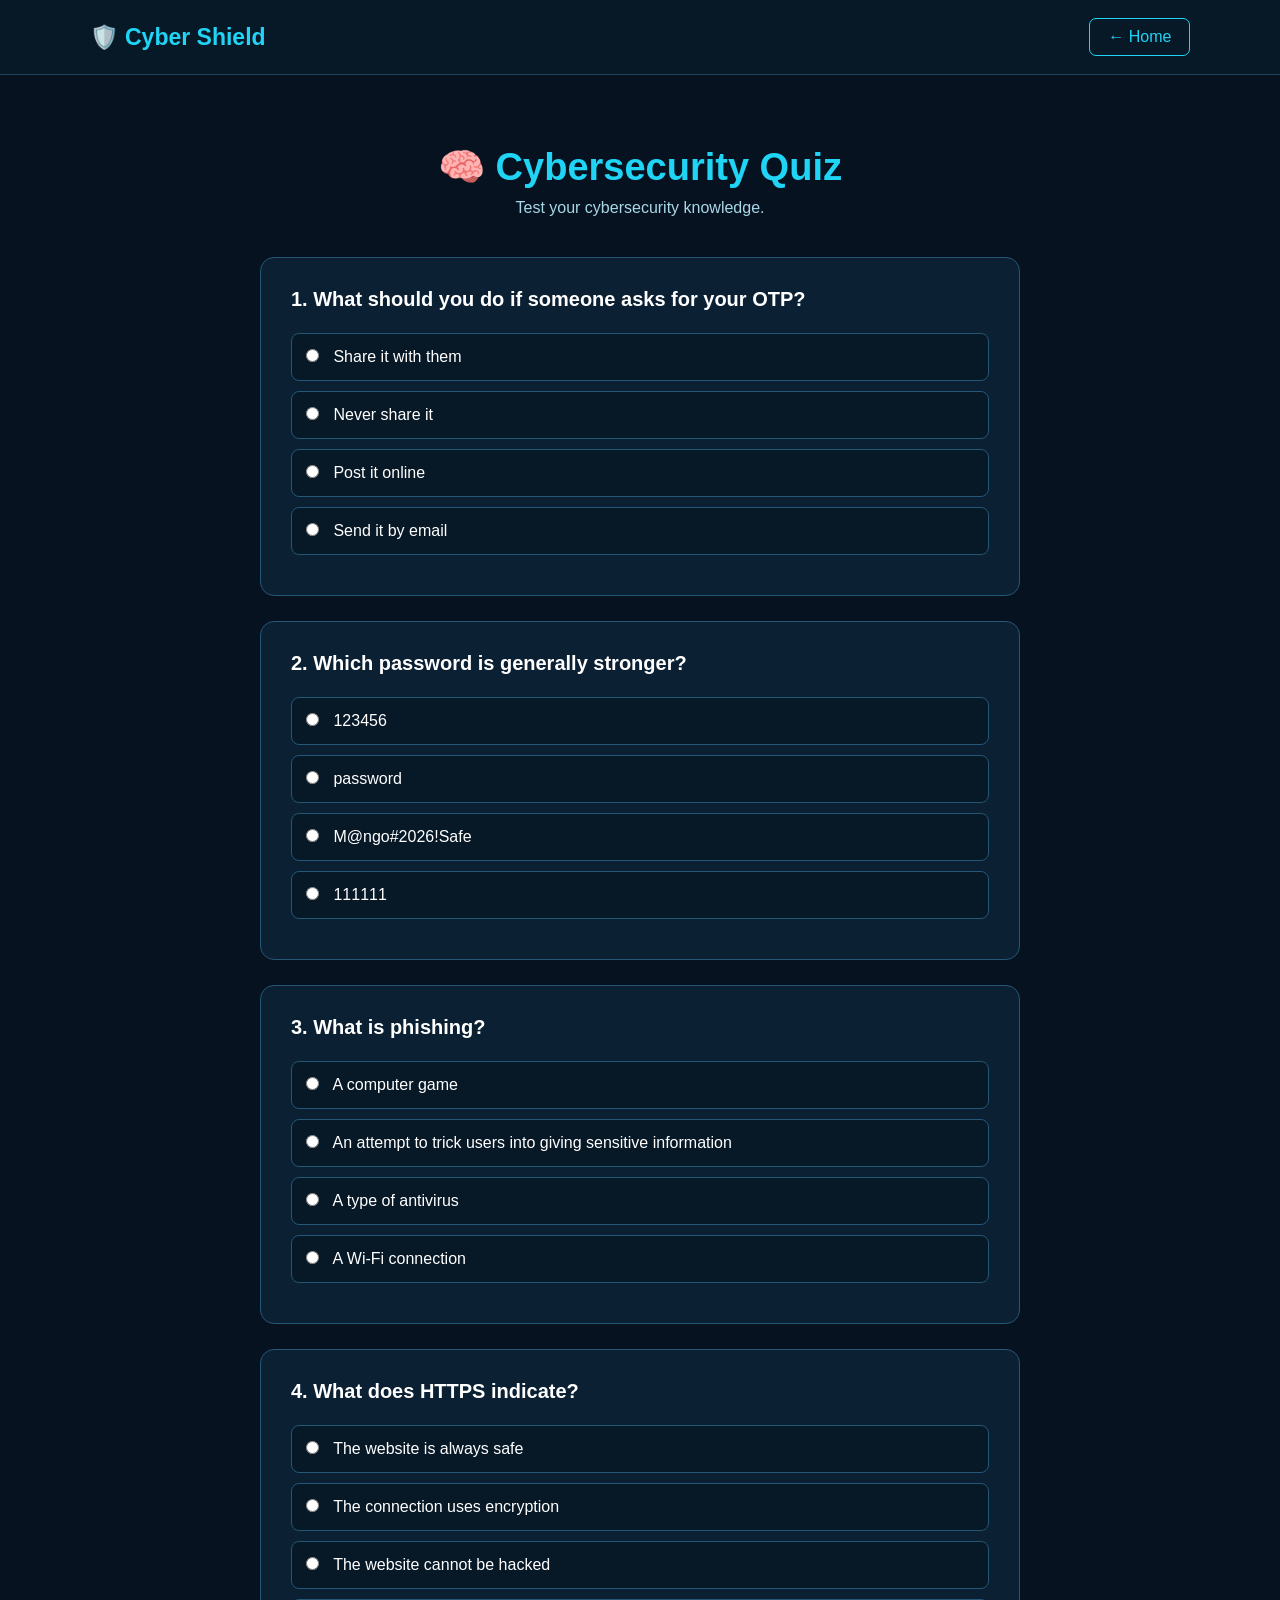
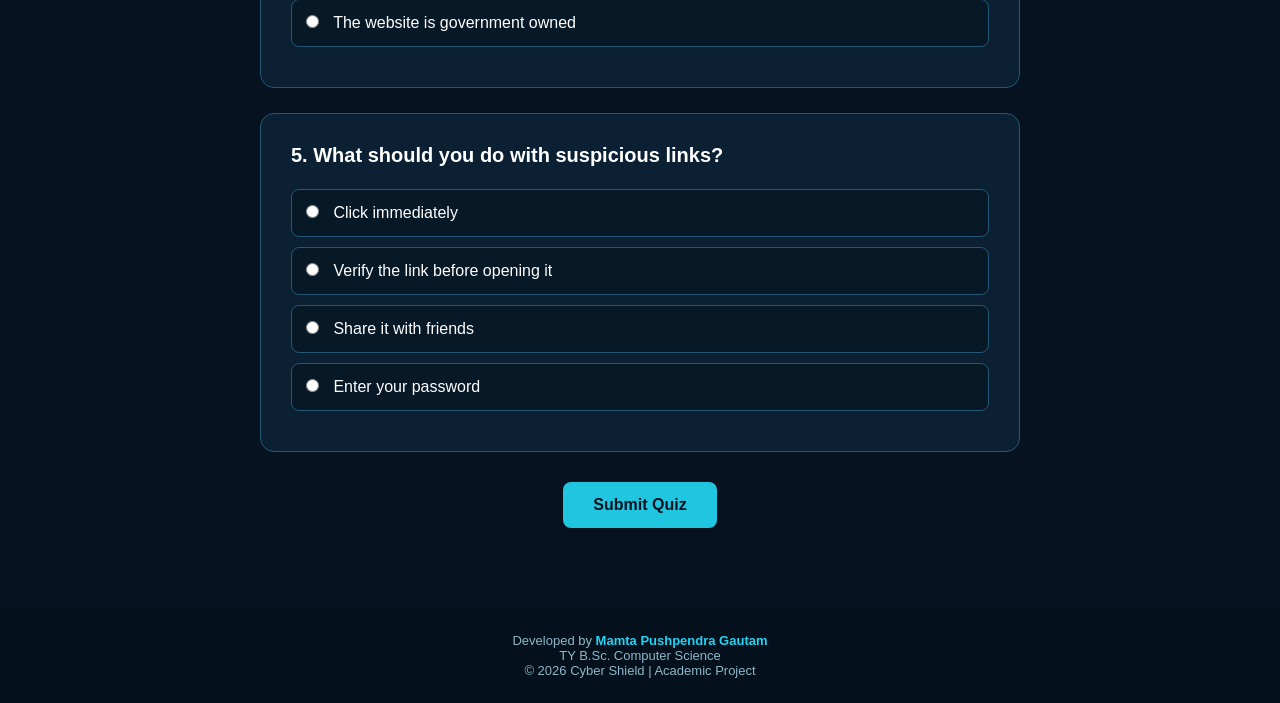
<file: quiz.html>
<!DOCTYPE html>
<html lang="en">

<head>

    <meta charset="UTF-8">

    <meta name="viewport"
          content="width=device-width, initial-scale=1.0">

    <title>Cyber Shield - Cybersecurity Quiz</title>

    <style>

        * {
            margin: 0;
            padding: 0;
            box-sizing: border-box;
        }

        body {
            font-family: Arial, sans-serif;
            background: #06121f;
            color: white;
        }

        nav {
            background: #071827;
            border-bottom: 1px solid #21445d;

            padding: 18px 7%;

            display: flex;
            justify-content: space-between;
            align-items: center;
        }

        .logo {
            color: #20d4f5;
            text-decoration: none;
            font-size: 23px;
            font-weight: bold;
        }

        .back-btn {
            color: #20d4f5;
            text-decoration: none;

            border: 1px solid #20d4f5;

            padding: 9px 18px;

            border-radius: 7px;
        }

        .back-btn:hover {
            background: #20d4f5;
            color: #06121f;
        }

        .quiz-container {
            max-width: 800px;
            margin: 70px auto;

            padding: 0 20px;
        }

        .quiz-title {
            text-align: center;
            margin-bottom: 40px;
        }

        .quiz-title h1 {
            font-size: 38px;
            color: #20d4f5;
            margin-bottom: 10px;
        }

        .quiz-title p {
            color: #a9d7e7;
        }

        .question-card {
            background: #0b2033;

            border: 1px solid #245774;

            border-radius: 14px;

            padding: 30px;

            margin-bottom: 25px;
        }

        .question-card h2 {
            font-size: 20px;
            margin-bottom: 22px;
        }

        .option {
            display: block;

            background: #071827;

            border: 1px solid #245774;

            color: white;

            padding: 14px;

            margin: 10px 0;

            border-radius: 8px;

            cursor: pointer;

            transition: 0.3s;
        }

        .option:hover {
            border-color: #20d4f5;
            background: #0d2b42;
        }

        .option input {
            margin-right: 10px;
        }

        .submit-btn {
            display: block;

            margin: 30px auto;

            padding: 14px 30px;

            border: none;

            border-radius: 8px;

            background: #20c5df;

            color: #06121f;

            font-size: 16px;

            font-weight: bold;

            cursor: pointer;
        }

        .submit-btn:hover {
            transform: translateY(-2px);

            box-shadow:
                0 0 20px
                rgba(32, 197, 223, 0.4);
        }

        #quiz-result {
            text-align: center;

            font-size: 22px;

            font-weight: bold;

            margin-top: 25px;

            color: #20d4f5;
        }

        .retry-btn {
            display: none;

            margin: 20px auto;

            padding: 12px 25px;

            border: 1px solid #20d4f5;

            border-radius: 8px;

            background: transparent;

            color: #20d4f5;

            font-weight: bold;

            cursor: pointer;
        }

        .retry-btn:hover {
            background: #20d4f5;
            color: #06121f;
        }

        footer {
            margin-top: 80px;

            padding: 25px;

            text-align: center;

            background: #04101b;

            color: #8eb8c9;

            font-size: 13px;
        }

        footer strong {
            color: #20d4f5;
        }

    </style>

</head>


<body>


    <!-- NAVBAR -->

    <nav>

        <a href="index.html"
           class="logo">

            🛡️ Cyber Shield

        </a>

        <a href="index.html"
           class="back-btn">

            ← Home

        </a>

    </nav>



    <!-- QUIZ -->

    <div class="quiz-container">


        <div class="quiz-title">

            <h1>
                🧠 Cybersecurity Quiz
            </h1>

            <p>
                Test your cybersecurity knowledge.
            </p>

        </div>



        <!-- QUESTION 1 -->

        <div class="question-card">

            <h2>
                1. What should you do if someone asks for your OTP?
            </h2>

            <label class="option">

                <input type="radio"
                       name="q1"
                       value="wrong">

                Share it with them

            </label>


            <label class="option">

                <input type="radio"
                       name="q1"
                       value="correct">

                Never share it

            </label>


            <label class="option">

                <input type="radio"
                       name="q1"
                       value="wrong">

                Post it online

            </label>


            <label class="option">

                <input type="radio"
                       name="q1"
                       value="wrong">

                Send it by email

            </label>

        </div>



        <!-- QUESTION 2 -->

        <div class="question-card">

            <h2>
                2. Which password is generally stronger?
            </h2>

            <label class="option">

                <input type="radio"
                       name="q2"
                       value="wrong">

                123456

            </label>


            <label class="option">

                <input type="radio"
                       name="q2"
                       value="wrong">

                password

            </label>


            <label class="option">

                <input type="radio"
                       name="q2"
                       value="correct">

                M@ngo#2026!Safe

            </label>


            <label class="option">

                <input type="radio"
                       name="q2"
                       value="wrong">

                111111

            </label>

        </div>



        <!-- QUESTION 3 -->

        <div class="question-card">

            <h2>
                3. What is phishing?
            </h2>

            <label class="option">

                <input type="radio"
                       name="q3"
                       value="wrong">

                A computer game

            </label>


            <label class="option">

                <input type="radio"
                       name="q3"
                       value="correct">

                An attempt to trick users into giving sensitive information

            </label>


            <label class="option">

                <input type="radio"
                       name="q3"
                       value="wrong">

                A type of antivirus

            </label>


            <label class="option">

                <input type="radio"
                       name="q3"
                       value="wrong">

                A Wi-Fi connection

            </label>

        </div>



        <!-- QUESTION 4 -->

        <div class="question-card">

            <h2>
                4. What does HTTPS indicate?
            </h2>

            <label class="option">

                <input type="radio"
                       name="q4"
                       value="wrong">

                The website is always safe

            </label>


            <label class="option">

                <input type="radio"
                       name="q4"
                       value="correct">

                The connection uses encryption

            </label>


            <label class="option">

                <input type="radio"
                       name="q4"
                       value="wrong">

                The website cannot be hacked

            </label>


            <label class="option">

                <input type="radio"
                       name="q4"
                       value="wrong">

                The website is government owned

            </label>

        </div>



        <!-- QUESTION 5 -->

        <div class="question-card">

            <h2>
                5. What should you do with suspicious links?
            </h2>

            <label class="option">

                <input type="radio"
                       name="q5"
                       value="wrong">

                Click immediately

            </label>


            <label class="option">

                <input type="radio"
                       name="q5"
                       value="correct">

                Verify the link before opening it

            </label>


            <label class="option">

                <input type="radio"
                       name="q5"
                       value="wrong">

                Share it with friends

            </label>


            <label class="option">

                <input type="radio"
                       name="q5"
                       value="wrong">

                Enter your password

            </label>

        </div>



        <button class="submit-btn"
                onclick="submitQuiz()">

            Submit Quiz

        </button>


        <div id="quiz-result"></div>


        <button class="retry-btn"
                id="retryBtn"
                onclick="location.reload()">

            🔄 Retry Quiz

        </button>


    </div>



    <!-- FOOTER -->

    <footer>

        <p>

            Developed by

            <strong>
                Mamta Pushpendra Gautam
            </strong>

        </p>

        <p>
            TY B.Sc. Computer Science
        </p>

        <p>
            © 2026 Cyber Shield | Academic Project
        </p>

    </footer>



    <!-- JAVASCRIPT -->

    <script>

        function submitQuiz() {

            let score = 0;


            let questions = [
                "q1",
                "q2",
                "q3",
                "q4",
                "q5"
            ];


            for (let question of questions) {

                let answer =
                    document.querySelector(
                        'input[name="' +
                        question +
                        '"]:checked'
                    );


                if (answer === null) {

                    alert(
                        "⚠️ Please answer all questions."
                    );

                    return;
                }


                if (answer.value === "correct") {

                    score++;

                }

            }


            let result =
                document.getElementById(
                    "quiz-result"
                );


            result.innerHTML =
                "🎉 Your Score: " +
                score +
                " / 5";


            localStorage.setItem(
                "quizScore",
                score
            );


            document.getElementById(
                "retryBtn"
            ).style.display = "block";

        }

    </script>


</body>

</html>
</file>
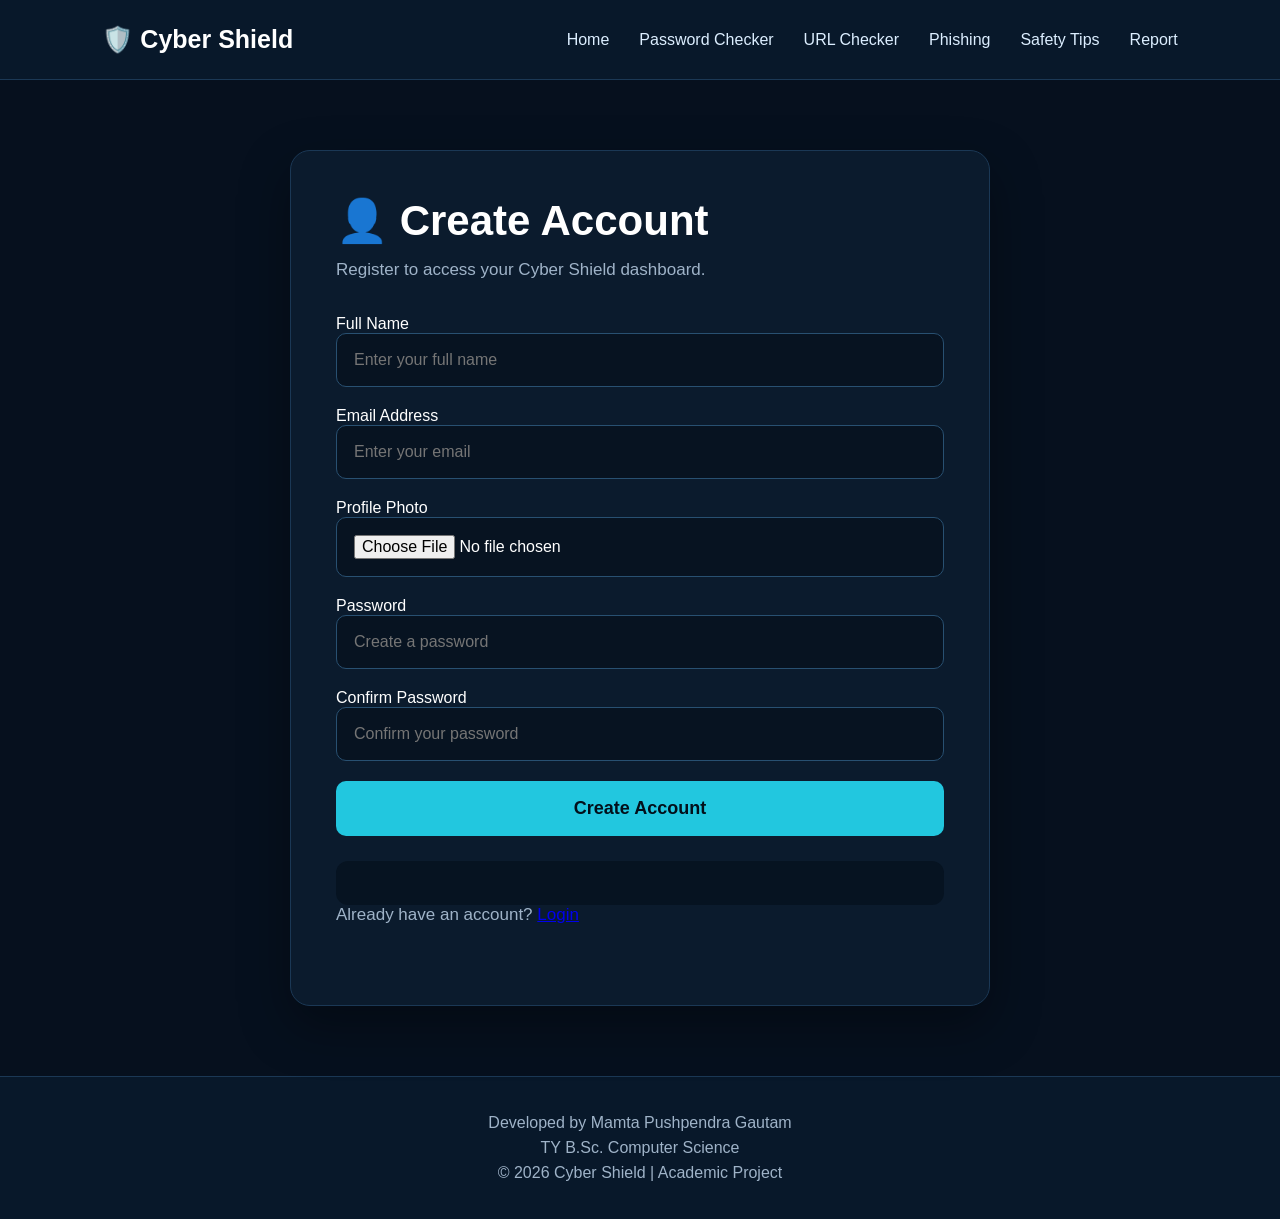
<file: register.html>
<!DOCTYPE html>
<html lang="en">

<head>

    <meta charset="UTF-8">

    <meta name="viewport"
          content="width=device-width, initial-scale=1.0">

    <title>Register - Cyber Shield</title>

    <link rel="stylesheet" href="css/style.css">

</head>


<body>


    <!-- Navbar -->

    <nav class="navbar">

        <div class="logo">
            🛡️ Cyber Shield
        </div>

        <div class="nav-links">

            <a href="index.html">Home</a>

            <a href="password-checker.html">
                Password Checker
            </a>

            <a href="url-checker.html">
                URL Checker
            </a>

            <a href="phishing.html">
                Phishing
            </a>

            <a href="tips.html">
                Safety Tips
            </a>

            <a href="report.html">
                Report
            </a>

        </div>

    </nav>



    <!-- Register Section -->

    <section class="password-page">

        <div class="password-box register-box">


            <h1>
                👤 Create Account
            </h1>


            <p>
                Register to access your Cyber Shield dashboard.
            </p>



            <form id="registerForm">


                <!-- Full Name -->

                <label for="name">
                    Full Name
                </label>

                <input
                    type="text"
                    id="name"
                    placeholder="Enter your full name"
                >



                <!-- Email -->

                <label for="email">
                    Email Address
                </label>

                <input
                    type="email"
                    id="email"
                    placeholder="Enter your email"
                >



                <!-- Profile Photo -->

                <label for="profilePhoto">
                    Profile Photo
                </label>

                <input
                    type="file"
                    id="profilePhoto"
                    accept="image/*"
                >



                <!-- Password -->

                <label for="registerPassword">
                    Password
                </label>

                <input
                    type="password"
                    id="registerPassword"
                    placeholder="Create a password"
                >



                <!-- Confirm Password -->

                <label for="confirmPassword">
                    Confirm Password
                </label>

                <input
                    type="password"
                    id="confirmPassword"
                    placeholder="Confirm your password"
                >



                <!-- Create Account -->

                <button
                    type="submit"
                    class="check-btn">

                    Create Account

                </button>



                <!-- Result -->

                <div
                    id="registerResult"
                    class="password-result">
                </div>


            </form>



            <!-- Login Link -->

            <p class="login-link">

                Already have an account?

                <a href="login.html">
                    Login
                </a>

            </p>


        </div>

    </section>



    <!-- Footer -->

    <footer>

        <p>
            Developed by Mamta Pushpendra Gautam
        </p>

        <p>
            TY B.Sc. Computer Science
        </p>

        <p>
            © 2026 Cyber Shield | Academic Project
        </p>

    </footer>



    <!-- JavaScript -->

    <script src="js/register.js"></script>


</body>

</html>
</file>
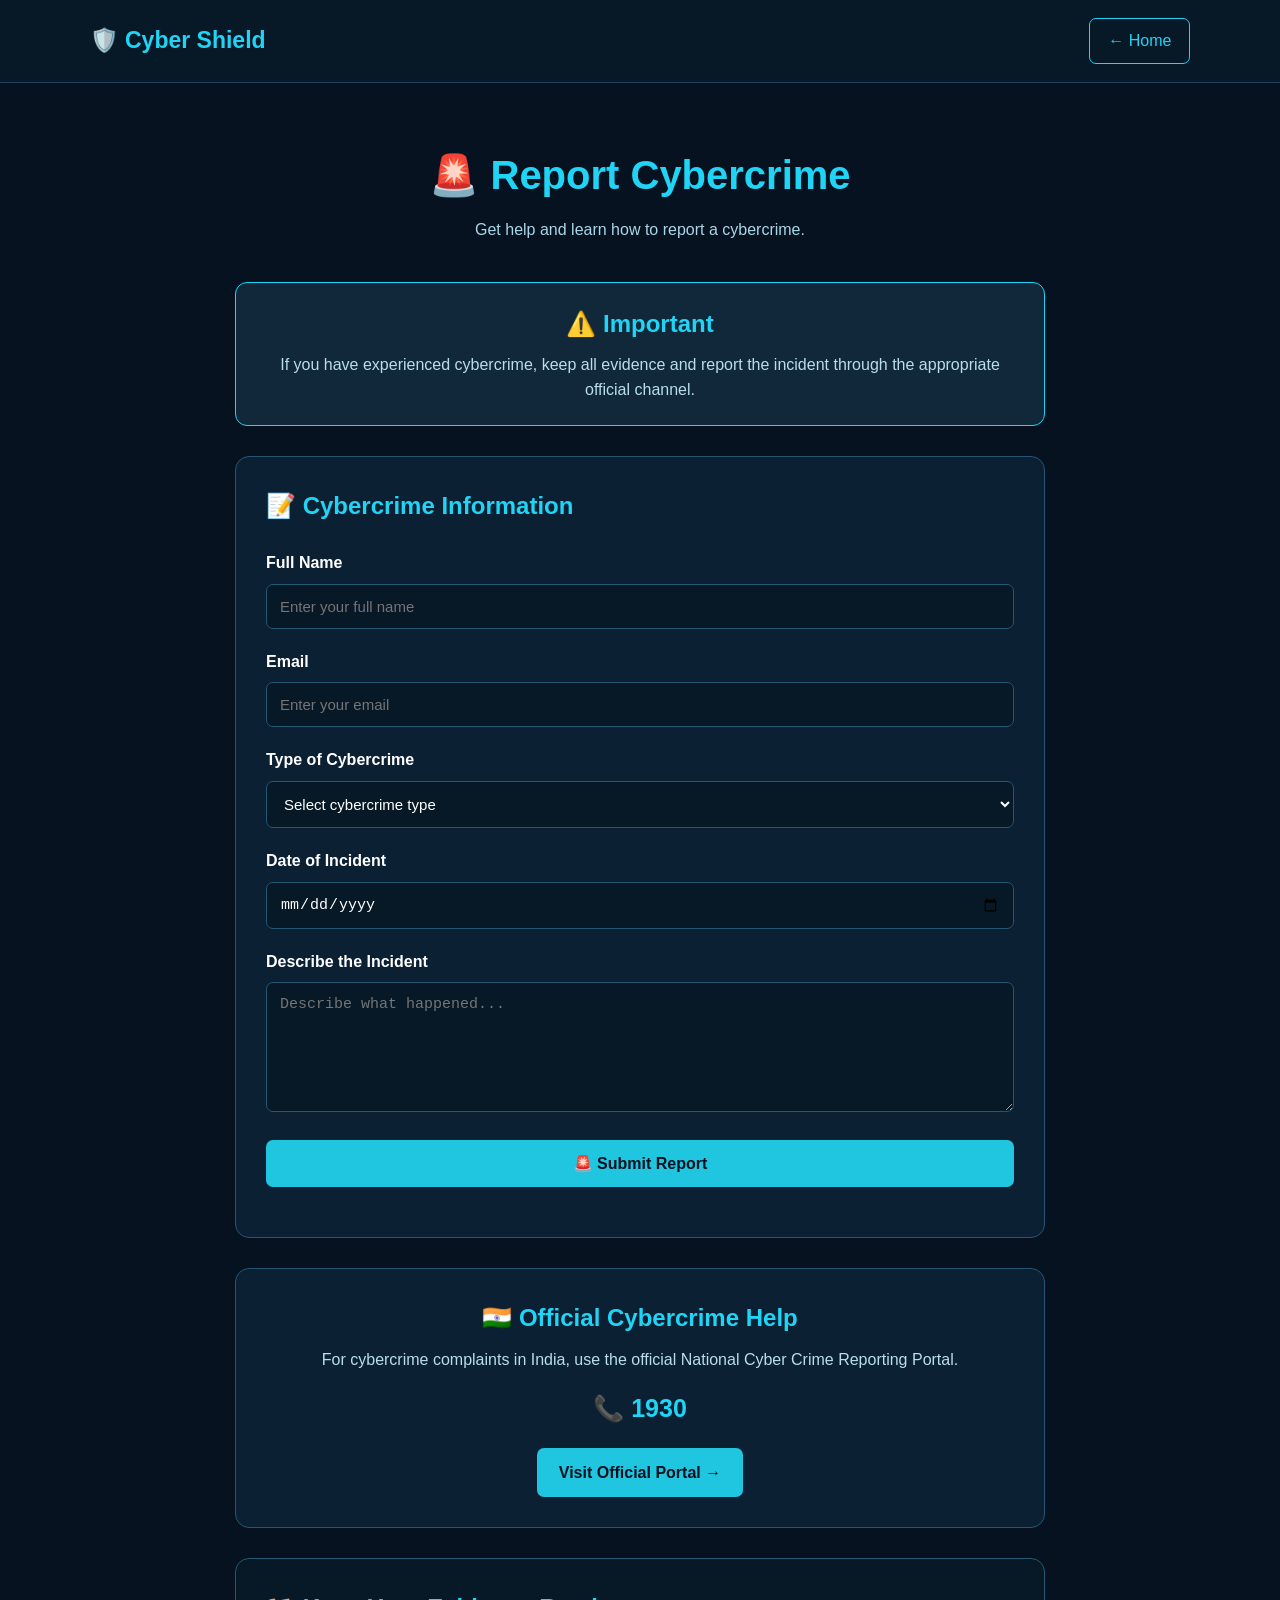
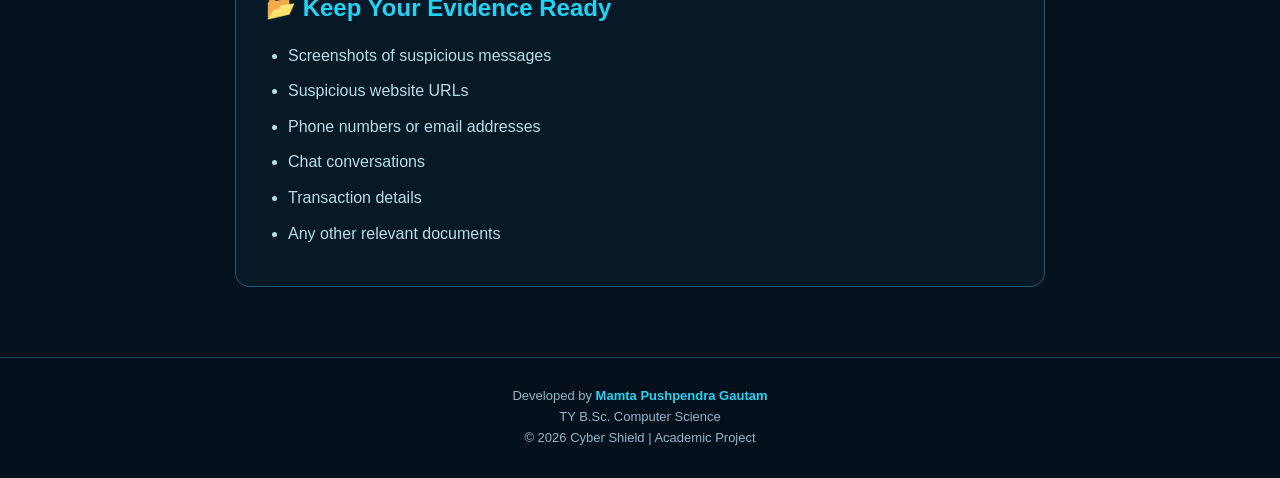
<file: report.html>
<!DOCTYPE html>
<html lang="en">

<head>

    <meta charset="UTF-8">

    <meta name="viewport"
          content="width=device-width, initial-scale=1.0">

    <title>Cyber Shield - Report Cybercrime</title>


    <style>

        * {
            margin: 0;
            padding: 0;
            box-sizing: border-box;
        }


        body {
            font-family: Arial, sans-serif;
            background: #06121f;
            color: white;
            line-height: 1.6;
        }


        /* ================= NAVBAR ================= */

        nav {
            background: #071827;

            border-bottom: 1px solid #21445d;

            padding: 18px 7%;

            display: flex;

            justify-content: space-between;

            align-items: center;
        }


        .logo {
            color: #20d4f5;

            text-decoration: none;

            font-size: 23px;

            font-weight: bold;
        }


        .home-btn {
            color: #20d4f5;

            text-decoration: none;

            border: 1px solid #20d4f5;

            padding: 9px 18px;

            border-radius: 7px;
        }


        .home-btn:hover {
            background: #20d4f5;

            color: #06121f;
        }


        /* ================= MAIN ================= */

        .container {
            max-width: 850px;

            margin: 60px auto;

            padding: 0 20px;
        }


        .page-title {
            text-align: center;

            margin-bottom: 40px;
        }


        .page-title h1 {
            font-size: 40px;

            color: #20d4f5;

            margin-bottom: 10px;
        }


        .page-title p {
            color: #a9d7e7;
        }


        /* ================= WARNING ================= */

        .warning-card {
            background: #10283a;

            border: 1px solid #20d4f5;

            border-radius: 12px;

            padding: 22px;

            margin-bottom: 30px;

            text-align: center;
        }


        .warning-card h2 {
            color: #20d4f5;

            margin-bottom: 8px;
        }


        .warning-card p {
            color: #b9ddea;
        }


        /* ================= REPORT FORM ================= */

        .report-card {
            background: #0b2033;

            border: 1px solid #245774;

            border-radius: 14px;

            padding: 30px;
        }


        .report-card h2 {
            color: #20d4f5;

            margin-bottom: 25px;
        }


        .form-group {
            margin-bottom: 20px;
        }


        .form-group label {
            display: block;

            margin-bottom: 8px;

            font-weight: bold;
        }


        .form-group input,
        .form-group select,
        .form-group textarea {

            width: 100%;

            padding: 13px;

            background: #071827;

            border: 1px solid #245774;

            border-radius: 7px;

            color: white;

            font-size: 15px;

            outline: none;
        }


        .form-group input:focus,
        .form-group select:focus,
        .form-group textarea:focus {

            border-color: #20d4f5;
        }


        .form-group textarea {

            min-height: 130px;

            resize: vertical;
        }


        .form-group select option {

            background: #071827;

            color: white;
        }


        .submit-btn {

            width: 100%;

            padding: 14px;

            background: #20c5df;

            color: #06121f;

            border: none;

            border-radius: 7px;

            font-size: 16px;

            font-weight: bold;

            cursor: pointer;
        }


        .submit-btn:hover {

            box-shadow:
                0 0 20px
                rgba(32, 197, 223, 0.35);

            transform: translateY(-2px);
        }


        #reportResult {

            text-align: center;

            margin-top: 20px;

            color: #20d4f5;

            font-weight: bold;

            font-size: 17px;
        }


        /* ================= OFFICIAL HELP ================= */

        .help-card {

            margin-top: 30px;

            background: #0b2033;

            border: 1px solid #245774;

            border-radius: 14px;

            padding: 30px;

            text-align: center;
        }


        .help-card h2 {

            color: #20d4f5;

            margin-bottom: 10px;
        }


        .help-card p {

            color: #b9ddea;

            margin-bottom: 15px;
        }


        .helpline {

            font-size: 25px;

            font-weight: bold;

            color: #20d4f5;

            margin-bottom: 20px;
        }


        .official-btn {

            display: inline-block;

            background: #20c5df;

            color: #06121f;

            padding: 12px 22px;

            border-radius: 7px;

            text-decoration: none;

            font-weight: bold;
        }


        .official-btn:hover {

            transform: translateY(-2px);
        }


        /* ================= EVIDENCE ================= */

        .evidence-card {

            margin-top: 30px;

            background: #071827;

            border: 1px solid #245774;

            border-radius: 14px;

            padding: 30px;
        }


        .evidence-card h2 {

            color: #20d4f5;

            margin-bottom: 15px;
        }


        .evidence-card ul {

            padding-left: 22px;

            color: #b9ddea;
        }


        .evidence-card li {

            margin-bottom: 10px;
        }


        /* ================= FOOTER ================= */

        footer {

            margin-top: 70px;

            background: #04101b;

            border-top: 1px solid #21445d;

            text-align: center;

            padding: 28px 20px;

            color: #8eb8c9;

            font-size: 13px;
        }


        footer strong {

            color: #20d4f5;
        }


        /* ================= MOBILE ================= */

        @media (max-width: 700px) {

            nav {

                flex-direction: column;

                gap: 15px;
            }


            .page-title h1 {

                font-size: 32px;
            }


            .report-card,
            .help-card,
            .evidence-card {

                padding: 22px;
            }

        }

    </style>

</head>


<body>


    <!-- ================= NAVBAR ================= -->

    <nav>

        <a href="index.html"
           class="logo">

            🛡️ Cyber Shield

        </a>


        <a href="index.html"
           class="home-btn">

            ← Home

        </a>

    </nav>



    <!-- ================= MAIN ================= -->

    <div class="container">


        <!-- PAGE TITLE -->

        <div class="page-title">

            <h1>
                🚨 Report Cybercrime
            </h1>

            <p>
                Get help and learn how to report a cybercrime.
            </p>

        </div>



        <!-- WARNING -->

        <div class="warning-card">

            <h2>
                ⚠️ Important
            </h2>

            <p>
                If you have experienced cybercrime,
                keep all evidence and report the incident
                through the appropriate official channel.
            </p>

        </div>



        <!-- REPORT FORM -->

        <div class="report-card">

            <h2>
                📝 Cybercrime Information
            </h2>


            <form id="reportForm">


                <!-- NAME -->

                <div class="form-group">

                    <label for="reportName">
                        Full Name
                    </label>

                    <input
                        type="text"
                        id="reportName"
                        placeholder="Enter your full name"
                        required>

                </div>



                <!-- EMAIL -->

                <div class="form-group">

                    <label for="reportEmail">
                        Email
                    </label>

                    <input
                        type="email"
                        id="reportEmail"
                        placeholder="Enter your email"
                        required>

                </div>



                <!-- TYPE -->

                <div class="form-group">

                    <label for="crimeType">
                        Type of Cybercrime
                    </label>


                    <select
                        id="crimeType"
                        required>

                        <option value="">
                            Select cybercrime type
                        </option>

                        <option value="Phishing">
                            Phishing
                        </option>

                        <option value="Online Financial Fraud">
                            Online Financial Fraud
                        </option>

                        <option value="Account Hacking">
                            Account Hacking
                        </option>

                        <option value="Identity Theft">
                            Identity Theft
                        </option>

                        <option value="Cyberbullying">
                            Cyberbullying
                        </option>

                        <option value="Fake Website">
                            Fake Website
                        </option>

                        <option value="Other">
                            Other
                        </option>

                    </select>

                </div>



                <!-- DATE -->

                <div class="form-group">

                    <label for="incidentDate">
                        Date of Incident
                    </label>

                    <input
                        type="date"
                        id="incidentDate"
                        required>

                </div>



                <!-- DESCRIPTION -->

                <div class="form-group">

                    <label for="description">
                        Describe the Incident
                    </label>

                    <textarea
                        id="description"
                        placeholder="Describe what happened..."
                        required></textarea>

                </div>



                <!-- SUBMIT -->

                <button
                    type="submit"
                    class="submit-btn">

                    🚨 Submit Report

                </button>


            </form>


            <div id="reportResult"></div>


        </div>



        <!-- ================= OFFICIAL HELP ================= -->

        <div class="help-card">


            <h2>
                🇮🇳 Official Cybercrime Help
            </h2>


            <p>
                For cybercrime complaints in India,
                use the official National Cyber Crime
                Reporting Portal.
            </p>


            <div class="helpline">

                📞 1930

            </div>


            <a
                href="https://www.cybercrime.gov.in/"
                target="_blank"
                class="official-btn">

                Visit Official Portal →

            </a>


        </div>



        <!-- ================= EVIDENCE ================= -->

        <div class="evidence-card">


            <h2>
                📂 Keep Your Evidence Ready
            </h2>


            <ul>

                <li>
                    Screenshots of suspicious messages
                </li>

                <li>
                    Suspicious website URLs
                </li>

                <li>
                    Phone numbers or email addresses
                </li>

                <li>
                    Chat conversations
                </li>

                <li>
                    Transaction details
                </li>

                <li>
                    Any other relevant documents
                </li>

            </ul>


        </div>


    </div>



    <!-- ================= FOOTER ================= -->

    <footer>

        <p>

            Developed by

            <strong>
                Mamta Pushpendra Gautam
            </strong>

        </p>


        <p>
            TY B.Sc. Computer Science
        </p>


        <p>
            © 2026 Cyber Shield | Academic Project
        </p>

    </footer>



    <!-- ================= JAVASCRIPT ================= -->

    <script>

        let reportForm =
            document.getElementById(
                "reportForm"
            );


        reportForm.addEventListener(
            "submit",
            function(event) {

                event.preventDefault();


                let name =
                    document.getElementById(
                        "reportName"
                    ).value.trim();


                let result =
                    document.getElementById(
                        "reportResult"
                    );


                result.innerHTML =
                    "✅ Report information submitted successfully, " +
                    name +
                    "!";


                reportForm.reset();

            }
        );

    </script>


</body>

</html>
</file>
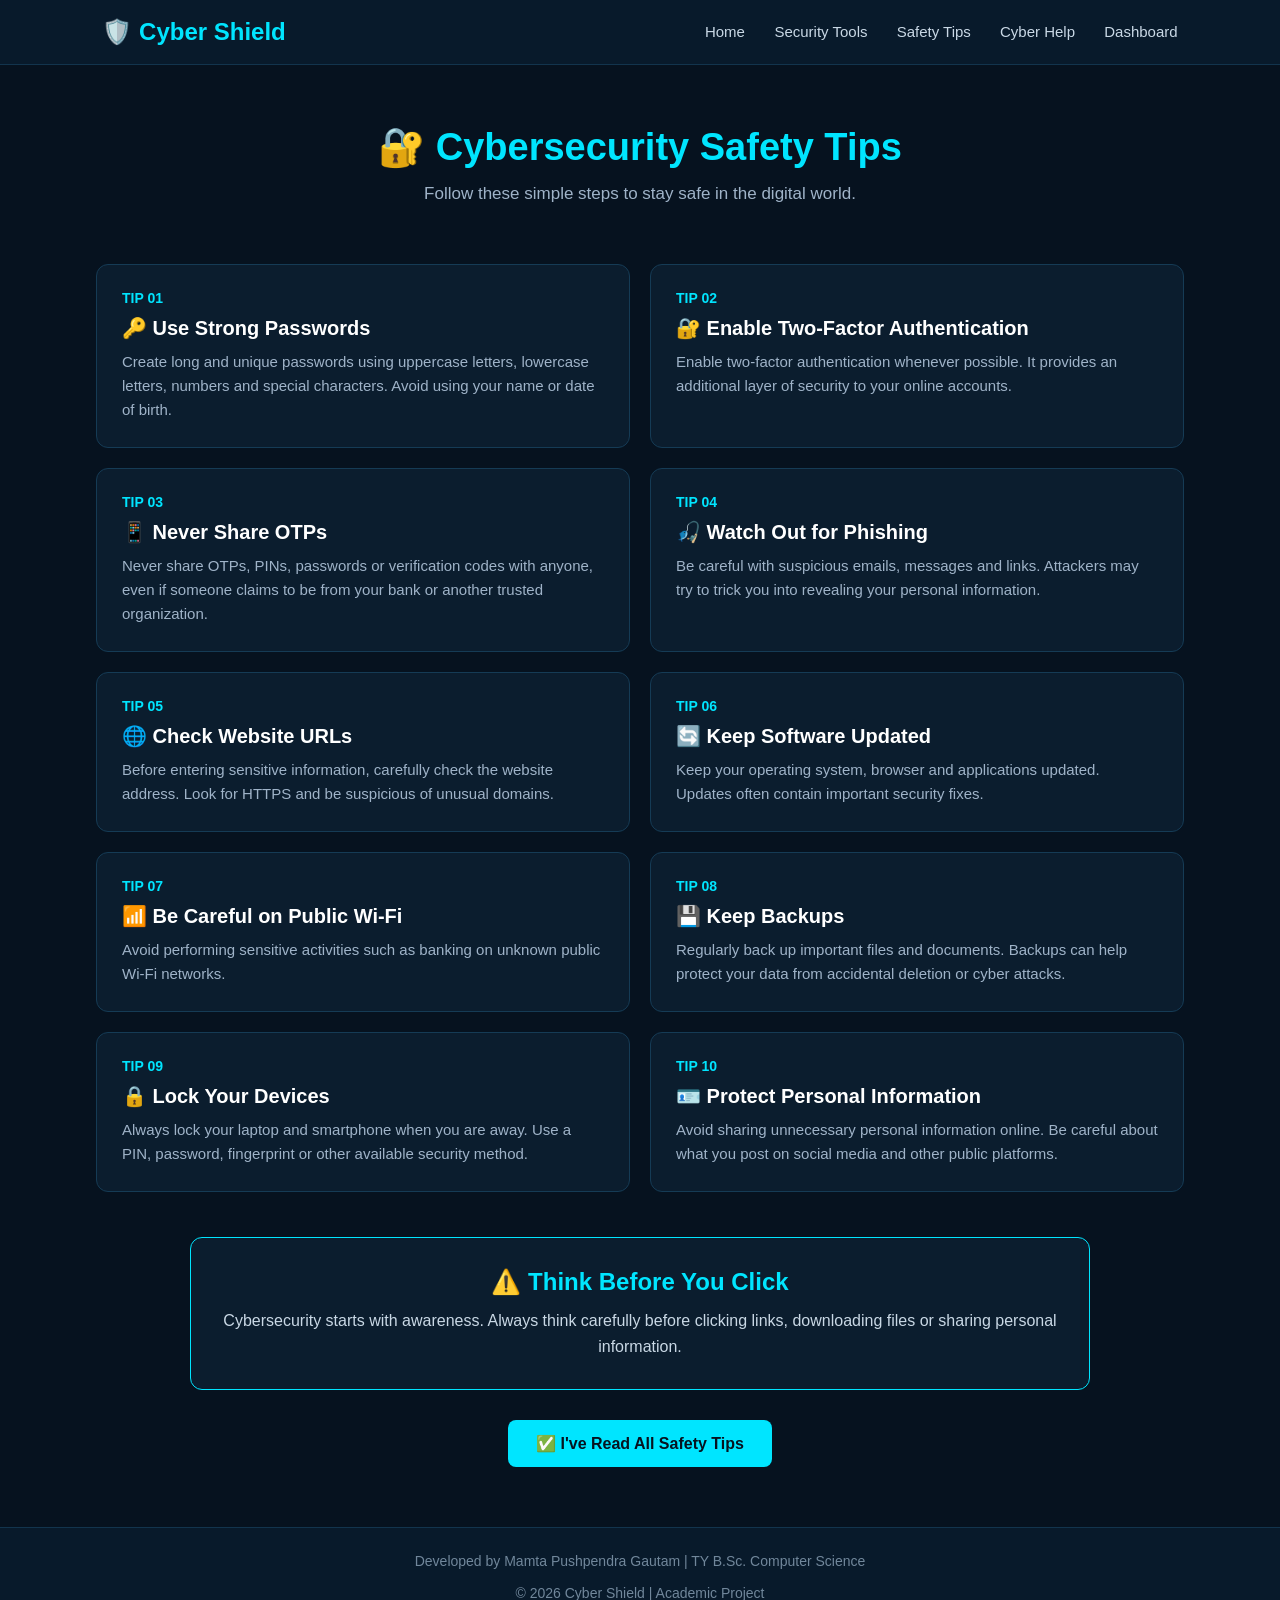
<file: tips.html>
<!DOCTYPE html>
<html lang="en">

<head>
    <meta charset="UTF-8">
    <meta name="viewport" content="width=device-width, initial-scale=1.0">

    <title>Cybersecurity Tips | Cyber Shield</title>

    <style>

        * {
            margin: 0;
            padding: 0;
            box-sizing: border-box;
            font-family: Arial, sans-serif;
        }

        body {
            background: #06121f;
            color: white;
            min-height: 100vh;
        }

        /* NAVBAR */

        nav {
            width: 100%;
            padding: 18px 8%;
            background: #081a2b;
            display: flex;
            justify-content: space-between;
            align-items: center;
            border-bottom: 1px solid #12344d;
        }

        .logo {
            color: #00e5ff;
            font-size: 24px;
            font-weight: bold;
        }

        nav a {
            color: #c9d8e5;
            text-decoration: none;
            margin-left: 25px;
            font-size: 15px;
        }

        nav a:hover {
            color: #00e5ff;
        }

        /* HEADER */

        .header {
            text-align: center;
            padding: 60px 20px 30px;
        }

        .header h1 {
            color: #00e5ff;
            font-size: 38px;
            margin-bottom: 15px;
        }

        .header p {
            color: #9fb3c8;
            font-size: 17px;
        }

        /* TIPS CONTAINER */

        .tips-container {
            width: 85%;
            max-width: 1100px;
            margin: 30px auto;
            display: grid;
            grid-template-columns: repeat(2, 1fr);
            gap: 20px;
        }

        /* TIP CARD */

        .tip-card {
            background: #0b1d2e;
            border: 1px solid #153b55;
            border-radius: 12px;
            padding: 25px;
            transition: 0.3s;
        }

        .tip-card:hover {
            transform: translateY(-5px);
            border-color: #00e5ff;
            box-shadow: 0 0 20px rgba(0, 229, 255, 0.15);
        }

        .tip-number {
            color: #00e5ff;
            font-size: 14px;
            font-weight: bold;
            margin-bottom: 10px;
        }

        .tip-card h2 {
            font-size: 20px;
            margin-bottom: 10px;
        }

        .tip-card p {
            color: #9fb3c8;
            line-height: 1.6;
            font-size: 15px;
        }

        /* REMINDER */

        .security-reminder {
            width: 85%;
            max-width: 900px;
            margin: 45px auto 20px;
            padding: 30px;
            text-align: center;
            background: #0b1d2e;
            border: 1px solid #00e5ff;
            border-radius: 12px;
        }

        .security-reminder h2 {
            color: #00e5ff;
            margin-bottom: 12px;
        }

        .security-reminder p {
            color: #c9d8e5;
            line-height: 1.6;
        }

        /* COMPLETE BUTTON */

        .complete-tips-btn {
            display: block;
            margin: 30px auto 60px;
            padding: 14px 28px;
            background: #00e5ff;
            color: #06121f;
            border: none;
            border-radius: 8px;
            font-size: 16px;
            font-weight: bold;
            cursor: pointer;
            transition: 0.3s;
        }

        .complete-tips-btn:hover {
            transform: scale(1.05);
            box-shadow: 0 0 20px rgba(0, 229, 255, 0.5);
        }

        /* FOOTER */

        footer {
            text-align: center;
            padding: 25px;
            background: #081a2b;
            color: #71879b;
            font-size: 14px;
            border-top: 1px solid #12344d;
        }

        /* MOBILE */

        @media (max-width: 700px) {

            nav {
                flex-direction: column;
                gap: 15px;
            }

            nav a {
                margin: 5px;
            }

            .header h1 {
                font-size: 30px;
            }

            .tips-container {
                grid-template-columns: 1fr;
            }

        }

    </style>

</head>

<body>

    <!-- NAVBAR -->

    <nav>

        <div class="logo">
            🛡️ Cyber Shield
        </div>

        <div>

            <a href="index.html">Home</a>

            <a href="password-checker.html">
                Security Tools
            </a>

            <a href="tips.html">
                Safety Tips
            </a>

            <a href="report.html">
                Cyber Help
            </a>

            <a href="dashboard.html">
                Dashboard
            </a>

        </div>

    </nav>


    <!-- HEADER -->

    <section class="header">

        <h1>🔐 Cybersecurity Safety Tips</h1>

        <p>
            Follow these simple steps to stay safe in the digital world.
        </p>

    </section>


    <!-- TIPS -->

    <section class="tips-container">


        <!-- TIP 1 -->

        <div class="tip-card">

            <div class="tip-number">
                TIP 01
            </div>

            <h2>
                🔑 Use Strong Passwords
            </h2>

            <p>
                Create long and unique passwords using uppercase
                letters, lowercase letters, numbers and special
                characters. Avoid using your name or date of birth.
            </p>

        </div>


        <!-- TIP 2 -->

        <div class="tip-card">

            <div class="tip-number">
                TIP 02
            </div>

            <h2>
                🔐 Enable Two-Factor Authentication
            </h2>

            <p>
                Enable two-factor authentication whenever possible.
                It provides an additional layer of security to your
                online accounts.
            </p>

        </div>


        <!-- TIP 3 -->

        <div class="tip-card">

            <div class="tip-number">
                TIP 03
            </div>

            <h2>
                📱 Never Share OTPs
            </h2>

            <p>
                Never share OTPs, PINs, passwords or verification
                codes with anyone, even if someone claims to be
                from your bank or another trusted organization.
            </p>

        </div>


        <!-- TIP 4 -->

        <div class="tip-card">

            <div class="tip-number">
                TIP 04
            </div>

            <h2>
                🎣 Watch Out for Phishing
            </h2>

            <p>
                Be careful with suspicious emails, messages and
                links. Attackers may try to trick you into revealing
                your personal information.
            </p>

        </div>


        <!-- TIP 5 -->

        <div class="tip-card">

            <div class="tip-number">
                TIP 05
            </div>

            <h2>
                🌐 Check Website URLs
            </h2>

            <p>
                Before entering sensitive information, carefully
                check the website address. Look for HTTPS and be
                suspicious of unusual domains.
            </p>

        </div>


        <!-- TIP 6 -->

        <div class="tip-card">

            <div class="tip-number">
                TIP 06
            </div>

            <h2>
                🔄 Keep Software Updated
            </h2>

            <p>
                Keep your operating system, browser and applications
                updated. Updates often contain important security
                fixes.
            </p>

        </div>


        <!-- TIP 7 -->

        <div class="tip-card">

            <div class="tip-number">
                TIP 07
            </div>

            <h2>
                📶 Be Careful on Public Wi-Fi
            </h2>

            <p>
                Avoid performing sensitive activities such as
                banking on unknown public Wi-Fi networks.
            </p>

        </div>


        <!-- TIP 8 -->

        <div class="tip-card">

            <div class="tip-number">
                TIP 08
            </div>

            <h2>
                💾 Keep Backups
            </h2>

            <p>
                Regularly back up important files and documents.
                Backups can help protect your data from accidental
                deletion or cyber attacks.
            </p>

        </div>


        <!-- TIP 9 -->

        <div class="tip-card">

            <div class="tip-number">
                TIP 09
            </div>

            <h2>
                🔒 Lock Your Devices
            </h2>

            <p>
                Always lock your laptop and smartphone when you are
                away. Use a PIN, password, fingerprint or other
                available security method.
            </p>

        </div>


        <!-- TIP 10 -->

        <div class="tip-card">

            <div class="tip-number">
                TIP 10
            </div>

            <h2>
                🪪 Protect Personal Information
            </h2>

            <p>
                Avoid sharing unnecessary personal information online.
                Be careful about what you post on social media and
                other public platforms.
            </p>

        </div>


    </section>


    <!-- SECURITY REMINDER -->

    <section class="security-reminder">

        <h2>
            ⚠️ Think Before You Click
        </h2>

        <p>
            Cybersecurity starts with awareness.
            Always think carefully before clicking links,
            downloading files or sharing personal information.
        </p>

    </section>


    <!-- COMPLETE BUTTON -->

    <button
        onclick="completeTips()"
        class="complete-tips-btn">

        ✅ I've Read All Safety Tips

    </button>


    <!-- FOOTER -->

    <footer>

        Developed by Mamta Pushpendra Gautam |
        TY B.Sc. Computer Science

        <br><br>

        © 2026 Cyber Shield | Academic Project

    </footer>


    <!-- JAVASCRIPT -->

    <script>

        function completeTips() {

            localStorage.setItem(
                "tipsSecurityScore",
                "20"
            );

            alert(
                "🎉 Safety Tips completed!\n\n+20 Security Score"
            );

            window.location.href =
                "dashboard.html";
        }

    </script>


</body>

</html>
</file>
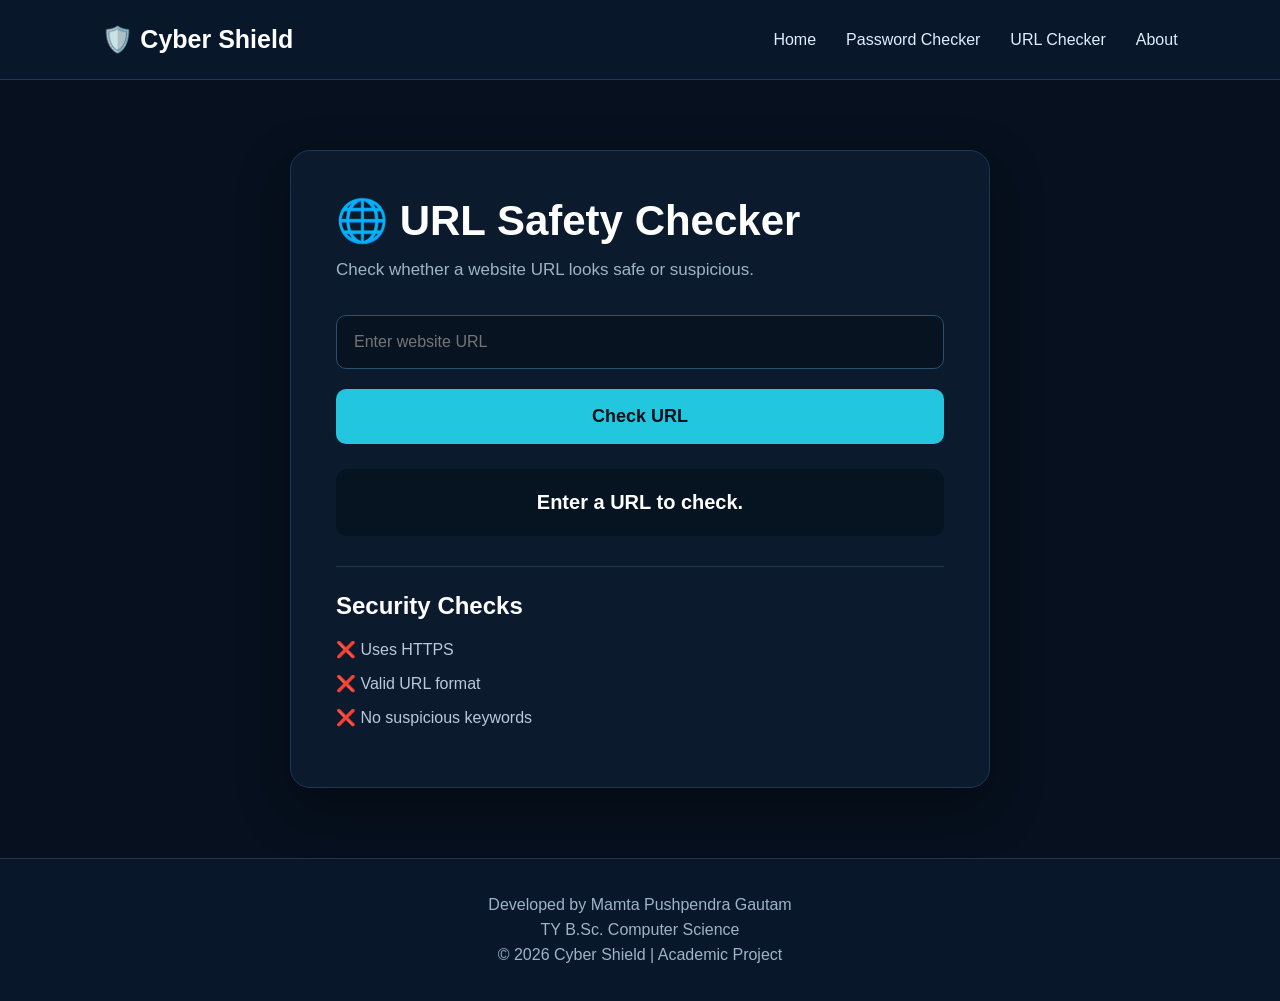
<file: url-checker.html>
<!DOCTYPE html>
<html lang="en">

 <head>

    <meta charset="UTF-8">

    <meta name="viewport" content="width=device-width, initial-scale=1.0">

    <title>URL Safety Checker - Cyber Shield</title>

    <link rel="stylesheet" href="css/style.css">

</head>

<body>

    <!-- Navbar -->

    <nav class="navbar">

        <div class="logo">
            🛡️ Cyber Shield
        </div>

        <div class="nav-links">

            <a href="index.html">Home</a>

            <a href="password-checker.html">
                Password Checker
            </a>

            <a href="url-checker.html">
                URL Checker
            </a>

            <a href="index.html#about">
                About
            </a>

        </div>

    </nav>


    <!-- URL Checker -->

    <section class="password-page">

        <div class="password-box">

            <h1>🌐 URL Safety Checker</h1>

            <p>
                Check whether a website URL looks safe or suspicious.
            </p>


            <input
                type="text"
                id="url"
                placeholder="Enter website URL"
            >


            <button
                class="check-btn"
                onclick="checkURL()">

                Check URL

            </button>


            <div
                id="url-result"
                class="password-result">

                Enter a URL to check.

            </div>


            <!-- Security Checks -->

            <div class="url-checks">

                <h2>Security Checks</h2>

                <p id="https">
                    ❌ Uses HTTPS
                </p>

                <p id="format">
                    ❌ Valid URL format
                </p>

                <p id="suspicious">
                    ❌ No suspicious keywords
                </p>

            </div>

        </div>

    </section>


    <!-- Footer -->

    <footer>

        <p>
            Developed by Mamta Pushpendra Gautam
        </p>

        <p>
            TY B.Sc. Computer Science
        </p>

        <p>
            © 2026 Cyber Shield | Academic Project
        </p>

    </footer>


    <script src="js/url-checker.js"></script>

</body>

</html>
</file>
<file: css/style.css>
/* =========================
   GENERAL
========================= */

* {
    margin: 0;
    padding: 0;
    box-sizing: border-box;
}

body {
    font-family: Arial, sans-serif;
    background: #06101e;
    color: white;
}


/* =========================
   NAVBAR
========================= */

.navbar {
    height: 80px;
    padding: 0 8%;
    display: flex;
    justify-content: space-between;
    align-items: center;
    background: #08182a;
    border-bottom: 1px solid #1b3855;
}

.logo {
    font-size: 25px;
    font-weight: bold;
    color: white;
}

.nav-links {
    display: flex;
    gap: 30px;
}

.nav-links a {
    color: #dceeff;
    text-decoration: none;
    font-size: 16px;
}

.nav-links a:hover {
    color: #22d3ee;
}


/* =========================
   PASSWORD / URL PAGE
========================= */

.password-page {
    min-height: 75vh;
    padding: 70px 20px;
    display: flex;
    justify-content: center;
    align-items: center;
    background: #06101e;
}

.password-box {
    width: 100%;
    max-width: 700px;
    padding: 45px;
    background: #0b1b2d;
    border: 1px solid #1b3855;
    border-radius: 20px;
    box-shadow: 0 20px 50px rgba(0, 0, 0, 0.35);
}

.password-box h1 {
    font-size: 42px;
    margin-bottom: 15px;
}

.password-box > p {
    color: #9fb3c8;
    margin-bottom: 35px;
    font-size: 17px;
}


/* =========================
   INPUT
========================= */

.password-box input {
    width: 100%;
    padding: 17px;
    border: 1px solid #285071;
    border-radius: 10px;
    background: #071321;
    color: white;
    font-size: 16px;
    outline: none;
    margin-bottom: 20px;
}

.password-box input:focus {
    border-color: #22d3ee;
}


/* =========================
   BUTTON
========================= */

.check-btn {
    width: 100%;
    padding: 17px;
    border: none;
    border-radius: 10px;
    background: #22c7df;
    color: #03101b;
    font-size: 18px;
    font-weight: bold;
    cursor: pointer;
}

.check-btn:hover {
    background: #67e8f9;
}


/* =========================
   RESULT
========================= */

.password-result {
    margin-top: 25px;
    padding: 22px;
    border-radius: 12px;
    background: #061321;
    text-align: center;
    font-size: 20px;
    font-weight: bold;
}


/* =========================
   SECURITY CHECKS
========================= */

.url-checks {
    margin-top: 30px;
    padding-top: 25px;
    border-top: 1px solid #1b3855;
}

.url-checks h2 {
    margin-bottom: 20px;
}

.url-checks p {
    color: #b7c9da;
    margin: 15px 0;
    font-size: 16px;
}


/* =========================
   PASSWORD REQUIREMENTS
========================= */

.password-requirements {
    margin-top: 30px;
    padding-top: 25px;
    border-top: 1px solid #1b3855;
}

.password-requirements h2 {
    margin-bottom: 20px;
}


/* =========================
   STRENGTH METER
========================= */

.strength-container {
    margin-top: 25px;
}

.strength-title {
    color: white;
    font-weight: bold;
    margin-bottom: 10px;
}

.strength-bar {
    width: 100%;
    height: 12px;
    background: #17283b;
    border-radius: 20px;
    overflow: hidden;
}

.strength-fill {
    width: 0%;
    height: 100%;
    background: #22c55e;
    border-radius: 20px;
    transition: 0.4s;
}

#strength-text {
    margin-top: 10px;
    color: #9fb3c8;
    font-size: 14px;
}


/* =========================
   FOOTER
========================= */

footer {
    padding: 30px;
    text-align: center;
    background: #08182a;
    border-top: 1px solid #1b3855;
    color: #9fb3c8;
}

footer p {
    margin: 7px;
}


/* =========================
   RESPONSIVE
========================= */

@media (max-width: 768px) {

    .navbar {
        padding: 0 20px;
    }

    .nav-links {
        gap: 12px;
    }

    .nav-links a {
        font-size: 13px;
    }

    .password-box {
        padding: 25px;
    }

    .password-box h1 {
        font-size: 30px;
    }
}
/* =========================
   PHISHING AWARENESS
========================= */

.phishing-section {
    margin-top: 30px;
    padding-top: 25px;
    border-top: 1px solid #1b3855;
}

.phishing-section h2 {
    color: white;
    margin-bottom: 15px;
    font-size: 25px;
}

.phishing-section p {
    color: #b7c9da;
    font-size: 16px;
    line-height: 1.7;
    margin: 12px 0;
}


/* Phishing Example */

.phishing-example {
    margin-top: 30px;
    padding-top: 25px;
    border-top: 1px solid #1b3855;
}

.phishing-example h2 {
    margin-bottom: 20px;
}


/* Fake Message */

.fake-message {
    padding: 25px;
    background: #071321;
    border: 1px solid #713f3f;
    border-radius: 12px;
}

.fake-message strong {
    color: #ff6b6b;
    font-size: 18px;
}

.fake-message p {
    color: #b7c9da;
    line-height: 1.6;
    margin-top: 15px;
}
/* =========================
   PHISHING QUIZ
========================= */

.phishing-quiz {
    margin-top: 35px;
    padding-top: 30px;
    border-top: 1px solid #1b3855;
}

.phishing-quiz h2 {
    font-size: 26px;
    margin-bottom: 15px;
}

.phishing-quiz > p {
    color: #b7c9da;
    margin-bottom: 15px;
}

.quiz-message {
    padding: 20px;
    background: #071321;
    border: 1px solid #713f3f;
    border-radius: 12px;
    margin-bottom: 25px;
}

.quiz-message strong {
    color: #ff6b6b;
    font-size: 18px;
}

.quiz-message p {
    color: #b7c9da;
    line-height: 1.6;
    margin-top: 12px;
}

.phishing-quiz h3 {
    margin-bottom: 18px;
}

.phishing-quiz button {
    padding: 13px 25px;
    margin-right: 10px;
    border: 1px solid #22d3ee;
    border-radius: 8px;
    background: transparent;
    color: #22d3ee;
    font-size: 16px;
    font-weight: bold;
    cursor: pointer;
}

.phishing-quiz button:hover {
    background: #22d3ee;
    color: #06101e;
}

#quiz-result {
    margin-top: 20px;
    padding: 15px;
    border-radius: 8px;
    background: #061321;
    color: white;
    font-weight: bold;
}
/* Fix Phishing Quiz Position */

.password-page {
    flex-direction: column;
}

.phishing-quiz {
    width: 100%;
    max-width: 700px;
}
/* =========================
   SAFETY TIP CARDS
========================= */

.tip-card {
    display: flex;
    gap: 20px;
    align-items: flex-start;

    margin-top: 20px;
    padding: 22px;

    background: #071321;
    border: 1px solid #1b3855;
    border-radius: 14px;

    transition: 0.3s;
}

.tip-card:hover {
    transform: translateY(-4px);
    border-color: #22d3ee;
}

.tip-number {
    min-width: 45px;
    height: 45px;

    display: flex;
    justify-content: center;
    align-items: center;

    border-radius: 50%;

    background: #22d3ee;
    color: #06101e;

    font-weight: bold;
    font-size: 14px;
}

.tip-card h2 {
    color: white;
    font-size: 21px;
    margin-bottom: 8px;
}

.tip-card p {
    color: #b7c9da;
    line-height: 1.6;
    font-size: 15px;
}


/* Final Reminder */

.security-reminder {
    margin-top: 35px;
    padding: 25px;

    background: #071321;
    border: 1px solid #22d3ee;
    border-radius: 14px;

    text-align: center;
}

.security-reminder h2 {
    margin-bottom: 12px;
    color: white;
}

.security-reminder p {
    color: #b7c9da;
    line-height: 1.6;
}
/* =========================
   REPORT CYBERCRIME
========================= */

.report-alert {
    margin-top: 30px;
    padding: 25px;

    background: #1b1115;
    border: 1px solid #ef4444;
    border-radius: 14px;

    text-align: center;
}

.report-alert h2 {
    color: #ff6b6b;
    margin-bottom: 10px;
}

.helpline-number {
    font-size: 42px;
    font-weight: bold;
    color: #22d3ee;
    margin: 10px 0;
}

.report-alert p {
    color: #b7c9da;
    line-height: 1.6;
}


/* Report Cards */

.report-card {
    margin-top: 25px;
    padding: 25px;

    background: #071321;
    border: 1px solid #1b3855;
    border-radius: 14px;

    transition: 0.3s;
}

.report-card:hover {
    transform: translateY(-3px);
    border-color: #22d3ee;
}

.report-card h2 {
    color: white;
    margin-bottom: 12px;
    font-size: 23px;
}

.report-card p {
    color: #b7c9da;
    line-height: 1.7;
    margin: 10px 0;
}


/* Evidence List */

.report-card ul {
    margin-top: 15px;
    padding-left: 25px;
}

.report-card li {
    color: #b7c9da;
    margin: 12px 0;
}


/* Official Portal Button */

.report-button {
    display: inline-block;

    margin-top: 15px;
    padding: 13px 20px;

    background: #22c7df;
    color: #06101e;

    border-radius: 8px;

    text-decoration: none;
    font-weight: bold;

    transition: 0.3s;
}

.report-button:hover {
    background: #67e8f9;
}


/* Warning Card */

.warning-card {
    border-color: #713f3f;
}

.warning-card:hover {
    border-color: #ef4444;
}
/* =================================
   PREMIUM LOGIN PAGE
================================= */

.login-page {
    margin: 0;
    min-height: 100vh;
    background:
        radial-gradient(circle at 50% 40%, #12304a 0%, #061321 45%, #020912 100%);
    font-family: Arial, sans-serif;
    color: white;
    overflow-x: hidden;
}


/* Background */

.login-background {
    position: fixed;
    inset: 0;
    pointer-events: none;
    overflow: hidden;
}


/* Cyber glow lines */

.login-background::before {
    content: "";
    position: absolute;
    width: 700px;
    height: 700px;
    border: 1px solid rgba(0, 174, 255, 0.15);
    border-radius: 50%;
    right: -180px;
    top: 150px;
    box-shadow:
        0 0 80px rgba(0, 174, 255, 0.08),
        inset 0 0 80px rgba(0, 174, 255, 0.05);
}

.login-background::after {
    content: "";
    position: absolute;
    width: 900px;
    height: 900px;
    border: 1px solid rgba(0, 174, 255, 0.08);
    border-radius: 50%;
    left: -500px;
    bottom: -400px;
}


/* Left text */

.login-left-text {
    position: absolute;
    left: 40px;
    top: 90px;

    color: #13aef5;
    font-size: 21px;
    line-height: 1.6;
    letter-spacing: 2px;
}


/* Right top */

.login-right-text {
    position: absolute;
    right: 50px;
    top: 30px;

    color: #8ecdf5;
    font-size: 25px;
    line-height: 1.35;
}


/* Bottom left */

.login-bottom-left {
    position: absolute;
    left: 40px;
    bottom: 80px;

    color: #9acff2;
    font-size: 23px;
    line-height: 1.5;
    letter-spacing: 2px;
}


/* Bottom right */

.login-bottom-right {
    position: absolute;
    right: 45px;
    bottom: 50px;

    color: #139ee9;
    font-size: 20px;
    line-height: 1.5;
    letter-spacing: 2px;
}


/* Small cyber lines */

.cyber-lines {
    position: absolute;
    inset: 0;
    background:
        linear-gradient(
            90deg,
            transparent 49.9%,
            rgba(0, 174, 255, 0.08) 50%,
            transparent 50.1%
        );
}


/* Login container */

.login-container {
    position: relative;
    z-index: 2;

    min-height: 100vh;

    display: flex;
    justify-content: center;
    align-items: center;

    padding: 40px 20px;
    box-sizing: border-box;
}


/* Login card */

.login-card {
    width: 100%;
    max-width: 640px;

    padding: 42px;

    box-sizing: border-box;

    background:
        linear-gradient(
            145deg,
            rgba(7, 25, 40, 0.96),
            rgba(2, 14, 25, 0.98)
        );

    border: 2px solid #079de5;
    border-radius: 28px;

    box-shadow:
        0 0 35px rgba(0, 174, 255, 0.18),
        inset 0 0 35px rgba(0, 174, 255, 0.03);

    text-align: center;
}


/* Logo */

.login-logo {
    margin-bottom: 25px;
}

.shield-logo {
    font-size: 100px;

    margin-bottom: 5px;

    filter:
        drop-shadow(0 0 12px #22aef0);
}

.login-logo h1 {
    margin: 0;

    font-size: 48px;
    font-weight: bold;
    color: white;
}

.login-logo h1 span {
    color: #08a9f2;
}

.logo-tagline {
    margin-top: 10px;

    color: #a8d5f2;
    font-size: 13px;
    letter-spacing: 4px;
}


/* Heading */

.login-card h2 {
    margin-top: 30px;
    margin-bottom: 8px;

    font-size: 30px;
}

.login-subtitle {
    margin-bottom: 30px;

    color: #a8cde8;
    font-size: 18px;
}


/* Inputs */

.login-input {
    display: flex;
    align-items: center;

    width: 100%;
    height: 70px;

    margin-bottom: 18px;

    padding: 0 20px;

    box-sizing: border-box;

    background: rgba(10, 34, 53, 0.8);

    border: 1px solid #285879;
    border-radius: 12px;

    transition: 0.3s;
}

.login-input:focus-within {
    border-color: #10bdf5;
    box-shadow: 0 0 15px rgba(16, 189, 245, 0.2);
}

.login-input span {
    font-size: 25px;
    margin-right: 18px;
}

.login-input input {
    flex: 1;

    border: none;
    outline: none;

    background: transparent;

    color: white;
    font-size: 18px;
}

.login-input input::placeholder {
    color: #8fa6b9;
}


/* Eye button */

.eye-button {
    border: none;
    background: transparent;

    color: white;

    font-size: 23px;

    cursor: pointer;
}


/* Remember / Forgot */

.login-options {
    display: flex;
    justify-content: space-between;
    align-items: center;

    margin: 15px 0 25px;

    font-size: 16px;
}

.remember {
    display: flex;
    align-items: center;
    gap: 10px;

    color: white;
}

.remember input {
    width: 20px;
    height: 20px;
}

.forgot-link {
    color: #08aaf2;
    text-decoration: none;
}

.forgot-link:hover {
    text-decoration: underline;
}


/* Login button */

.login-button {
    width: 100%;
    height: 68px;

    border: none;
    border-radius: 13px;

    background:
        linear-gradient(
            90deg,
            #09a7f0,
            #13b9f4
        );

    color: white;

    font-size: 25px;
    font-weight: bold;

    cursor: pointer;

    transition: 0.3s;
}

.login-button:hover {
    transform: translateY(-2px);

    box-shadow:
        0 8px 25px rgba(0, 174, 255, 0.3);
}


/* Result */

.login-result {
    min-height: 25px;

    margin-top: 15px;

    font-weight: bold;
}


/* OR divider */

.or-divider {
    display: flex;
    align-items: center;

    gap: 20px;

    margin: 30px 0;
}

.or-divider span {
    flex: 1;

    height: 1px;

    background: #31536c;
}

.or-divider p {
    margin: 0;

    color: #c5d9e8;
}


/* Create account */

.create-account {
    color: white;
    font-size: 17px;
}

.create-account a {
    color: #08b2f5;
    font-weight: bold;

    margin-left: 5px;
}

.create-account a:hover {
    color: #6bdcff;
}


/* Bottom text */

.login-footer-text {
    margin-top: 65px;

    color: #8bb9d7;

    font-size: 12px;
    letter-spacing: 5px;
}


/* Mobile */

@media (max-width: 700px) {

    .login-card {
        padding: 30px 20px;
    }

    .login-logo h1 {
        font-size: 38px;
    }

    .shield-logo {
        font-size: 75px;
    }

    .login-right-text,
    .login-bottom-right,
    .login-left-text,
    .login-bottom-left {
        display: none;
    }

    .login-options {
        font-size: 14px;
    }

}
/* =================================
   DASHBOARD
================================= */

.dashboard-page {
    margin: 0;
    background: #061321;
    color: white;
    font-family: Arial, sans-serif;
}


/* Dashboard Main */

.dashboard-container {
    width: 90%;
    max-width: 1200px;

    margin: auto;
    padding: 70px 0;
}


/* Header */

.dashboard-label {
    color: #22d3ee;
    font-size: 14px;
    letter-spacing: 3px;
    font-weight: bold;
}

.dashboard-header h1 {
    font-size: 48px;
    margin: 10px 0;
}

.dashboard-header p {
    color: #9fc4df;
    font-size: 18px;
}


/* Profile */

.profile-card {
    display: flex;
    align-items: center;
    gap: 25px;

    margin-top: 40px;
    padding: 30px;

    background: #0b1b2d;

    border: 1px solid #1d4868;
    border-radius: 18px;

    box-shadow: 0 10px 30px rgba(0,0,0,0.25);
}

.profile-icon {
    width: 90px;
    height: 90px;

    display: flex;
    align-items: center;
    justify-content: center;

    border-radius: 50%;

    background: #12304a;

    font-size: 45px;
}

.profile-card h2 {
    margin: 0 0 8px;
    font-size: 28px;
}

.profile-card p {
    margin: 5px 0 15px;
    color: #9fc4df;
}

.student-badge {
    display: inline-block;

    padding: 7px 12px;

    border-radius: 20px;

    background: #0d3048;
    color: #22d3ee;

    font-size: 13px;
}


/* Security Tools */

.dashboard-title {
    margin-top: 55px;
    margin-bottom: 25px;

    font-size: 30px;
}


/* Cards Grid */

.dashboard-grid {
    display: grid;

    grid-template-columns: repeat(2, 1fr);

    gap: 25px;
}


/* Tool Card */

.dashboard-card {
    padding: 30px;

    background: #0b1b2d;

    border: 1px solid #1d4868;
    border-radius: 18px;

    transition: 0.3s;
}

.dashboard-card:hover {
    transform: translateY(-5px);

    border-color: #22d3ee;

    box-shadow:
        0 10px 30px rgba(0, 180, 230, 0.12);
}

.dashboard-card-icon {
    font-size: 40px;
    margin-bottom: 15px;
}

.dashboard-card h3 {
    font-size: 23px;
    margin-bottom: 10px;
}

.dashboard-card p {
    color: #9fc4df;

    line-height: 1.6;

    min-height: 50px;
}

.dashboard-card a {
    display: inline-block;

    margin-top: 15px;

    color: #22d3ee;

    text-decoration: none;

    font-weight: bold;
}

.dashboard-card a:hover {
    color: white;
}


/* Cyber Help */

.dashboard-help {
    display: flex;

    align-items: center;
    justify-content: space-between;

    gap: 20px;

    margin-top: 35px;
    padding: 30px;

    background: linear-gradient(
        135deg,
        #102d43,
        #0b1b2d
    );

    border: 1px solid #1d4868;
    border-radius: 18px;
}

.dashboard-help h2 {
    margin: 0 0 10px;
}

.dashboard-help p {
    margin: 0;
    color: #9fc4df;
}

.dashboard-help a {
    padding: 13px 22px;

    background: #22c7df;
    color: #061321;

    border-radius: 8px;

    text-decoration: none;
    font-weight: bold;
}


/* Logout */

.logout-section {
    text-align: center;

    margin-top: 40px;
}

.logout-button {
    padding: 13px 30px;

    background: transparent;

    color: #ff7777;

    border: 1px solid #ff5555;

    border-radius: 8px;

    font-size: 16px;
    font-weight: bold;

    cursor: pointer;
}

.logout-button:hover {
    background: #ff5555;
    color: white;
}


/* Mobile */

@media (max-width: 700px) {

    .dashboard-container {
        width: 90%;
    }

    .dashboard-header h1 {
        font-size: 35px;
    }

    .dashboard-grid {
        grid-template-columns: 1fr;
    }

    .profile-card {
        flex-direction: column;
        text-align: center;
    }

    .dashboard-help {
        flex-direction: column;
        text-align: center;
    }

}
</file>
